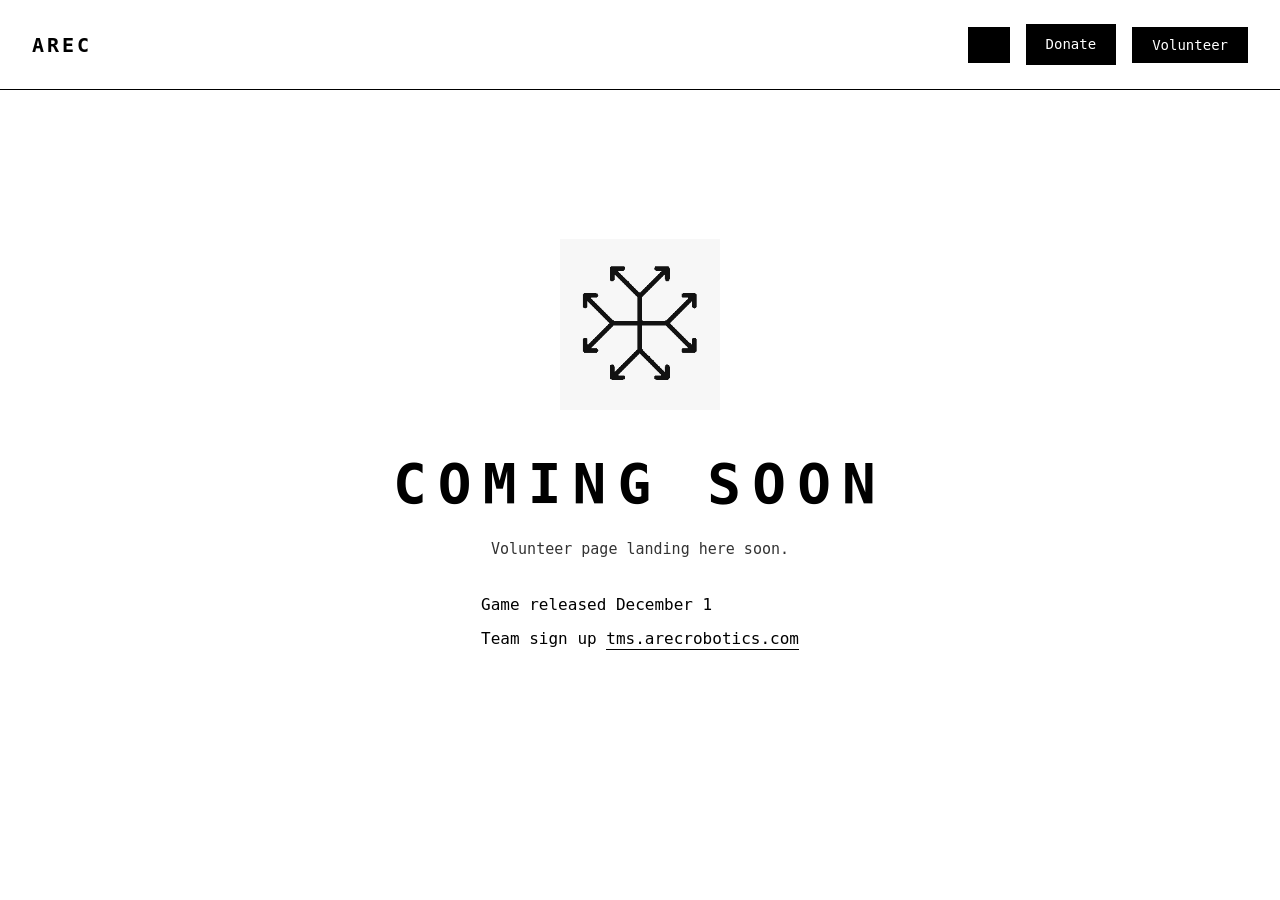
<file: index.html>
<!DOCTYPE html>
<html lang="en">
<head>
    <meta charset="utf-8">
    <title>AREC - Coming Soon</title>
    <meta name="viewport" content="width=device-width, initial-scale=1">
    <style>
        * { box-sizing: border-box; margin: 0; padding: 0; }
        html, body { height: 100%; }
        body {
            height: 100vh;
            overflow: hidden;
            background: #fff;
            color: #000;
            font-family: ui-monospace, SFMono-Regular, Menlo, Monaco, Consolas, monospace;
            font-size: 16px;
            line-height: 1.5;
        }
        a { color: #000; text-decoration: underline; }
        button, .btn {
            background: #000;
            color: #fff;
            border: none;
            padding: 10px 20px;
            font-family: inherit;
            font-size: 14px;
            cursor: pointer;
            text-decoration: none;
            display: inline-block;
        }
        button:hover, .btn:hover { background: #333; }

        .bar {
            position: fixed;
            top: 0; left: 0; right: 0;
            padding: 24px 32px;
            display: flex;
            align-items: center;
            justify-content: space-between;
            gap: 20px;
            border-bottom: 1px solid #000;
        }
        .brand {
            font-size: 20px;
            font-weight: 700;
            letter-spacing: 0.15em;
            text-decoration: none;
        }
        .bar__right {
            display: flex;
            align-items: center;
            gap: 16px;
            position: relative;
        }

        .waffle {
            width: 36px; height: 36px;
            display: grid;
            grid-template-columns: repeat(3, 8px);
            grid-template-rows: repeat(3, 8px);
            gap: 4px;
            cursor: pointer;
            border: 1px solid #000;
        }
        .waffle div { background: #000; }

        .waffle-menu {
            position: absolute;
            top: 100%;
            right: 0;
            margin-top: 10px;
            background: #fff;
            border: 1px solid #000;
            min-width: 260px;
            display: none;
            z-index: 20;
        }
        .waffle-menu.open { display: block; }
        .waffle-menu a {
            display: block;
            padding: 12px 16px;
            text-decoration: none;
            border-bottom: 1px solid #e5e5e5;
            font-size: 14px;
        }
        .waffle-menu a:last-child { border-bottom: none; }
        .waffle-menu a:hover { background: #f2f2f2; }
        .waffle-menu .label { font-weight: 700; }
        .waffle-menu .url { font-size: 12px; color: #333; }

        .main {
            height: 100vh;
            display: flex;
            flex-direction: column;
            align-items: center;
            justify-content: center;
            text-align: center;
            padding: 24px;
            overflow-y: auto;
        }
        .logo { width: 160px; height: auto; margin-bottom: 32px; display: block; }
        h1 { font-size: 56px; letter-spacing: 0.2em; text-transform: uppercase; margin-bottom: 12px; }
        p.sub { font-size: 15px; color: #333; margin-bottom: 32px; }

        .dates {
            text-align: left;
            max-width: 400px;
        }
        .dates p {
            font-size: 16px;
            margin-bottom: 10px;
        }
        .dates a {
            text-decoration: none;
            border-bottom: 1px solid #000;
            padding-bottom: 1px;
        }
        .dates a:hover { background: #f2f2f2; }

        .donate {
            position: fixed;
            bottom: 32px; left: 50%;
            transform: translateX(-50%);
        }

        /* Modal */
        .overlay {
            position: fixed;
            inset: 0;
            background: rgba(0,0,0,0.9);
            display: none;
            align-items: center;
            justify-content: center;
            padding: 30px;
            z-index: 10;
        }
        .overlay.open { display: flex; }
        .modal {
            background: #fff;
            color: #000;
            padding: 48px;
            max-width: 420px;
            width: 100%;
            text-align: center;
            position: relative;
        }
        .modal h2 { font-size: 26px; margin-bottom: 20px; text-transform: uppercase; letter-spacing: 0.1em; }
        .modal p { margin-bottom: 18px; font-size: 15px; color: #222; }
        .modal .email { font-size: 18px; font-weight: 700; margin-bottom: 24px; display: block; }
        .close {
            position: absolute;
            top: 14px; right: 18px;
            background: transparent;
            color: #000;
            padding: 6px;
            font-size: 24px;
            line-height: 1;
        }
        .close:hover { background: #f2f2f2; }
    </style>
</head>
<body>

    <div class="bar">
        <a class="brand" href="index.html">AREC</a>
        <div class="bar__right">
            <button class="waffle" id="waffle" aria-label="System links" aria-expanded="false" aria-controls="waffle-menu">
                <div></div><div></div><div></div>
                <div></div><div></div><div></div>
                <div></div><div></div><div></div>
            </button>
            <div class="waffle-menu" id="waffle-menu">
                <a href="https://hcb.hackclub.com/arec" target="_blank" rel="noopener noreferrer"><span class="label">Finances</span><span class="url">hcb.hackclub.com</span></a>
                <a href="https://mail.arecrobotics.com" target="_blank" rel="noopener noreferrer"><span class="label">Mail &amp; services</span><span class="url">mail.arecrobotics.com</span></a>
                <a href="https://tms.arecrobotics.com" target="_blank" rel="noopener noreferrer"><span class="label">Team management system</span><span class="url">tms.arecrobotics.com</span></a>
                <a href="https://auth.albt.qzz.io" target="_blank" rel="noopener noreferrer"><span class="label">Central authentication server</span><span class="url">auth.albt.qzz.io</span></a>
            </div>
            <a class="btn" href="https://hcb.hackclub.com/donations/start/arec" target="_blank" rel="noopener noreferrer">Donate</a>
            <button class="btn" id="volunteer-btn">Volunteer</button>
        </div>
    </div>

    <div class="main">
        <img class="logo" src="logo.png" alt="AREC logo">
        <h1>Coming Soon</h1>
        <p class="sub">Volunteer page landing here soon.</p>

        <div class="dates">
            <p>Game released December 1</p>
            <p>Team sign up <a href="https://tms.arecrobotics.com" target="_blank" rel="noopener noreferrer">tms.arecrobotics.com</a></p>
        </div>
    </div>

    <div class="overlay" id="volunteer-modal" aria-modal="true" role="dialog" aria-labelledby="modal-title">
        <button class="close" id="close-modal" aria-label="Close">&times;</button>
        <div class="modal">
            <h2 id="modal-title">Volunteer</h2>
            <p>Help run the league - set up fields, ref matches, mentor a team, whatever. No experience needed.</p>
            <p>Just email us at:</p>
            <a class="email btn" href="mailto:join@arecrobotics.com?subject=I want to volunteer">join@arecrobotics.com</a>
            <p style="font-size:13px;color:#555;margin-top:18px;">Tell us where you're from and what you want to do.</p>
        </div>
    </div>

    <script>
        const waffle = document.getElementById('waffle');
        const waffleMenu = document.getElementById('waffle-menu');
        const volunteerBtn = document.getElementById('volunteer-btn');
        const overlay = document.getElementById('volunteer-modal');
        const close = document.getElementById('close-modal');

        function toggleWaffle() {
            const open = waffleMenu.classList.toggle('open');
            waffle.setAttribute('aria-expanded', open);
        }
        function openVolunteer() {
            overlay.classList.add('open');
            overlay.focus();
        }
        function closeVolunteer() {
            overlay.classList.remove('open');
            volunteerBtn.focus();
        }

        waffle.addEventListener('click', toggleWaffle);
        volunteerBtn.addEventListener('click', openVolunteer);
        close.addEventListener('click', closeVolunteer);
        overlay.addEventListener('click', (e) => { if (e.target === overlay) closeVolunteer(); });
        document.addEventListener('click', (e) => {
            if (!waffle.contains(e.target) && !waffleMenu.contains(e.target)) {
                waffleMenu.classList.remove('open');
                waffle.setAttribute('aria-expanded', 'false');
            }
        });
        document.addEventListener('keydown', (e) => { if (e.key === 'Escape') closeVolunteer(); });
    </script>

</body>
</html>
</file>
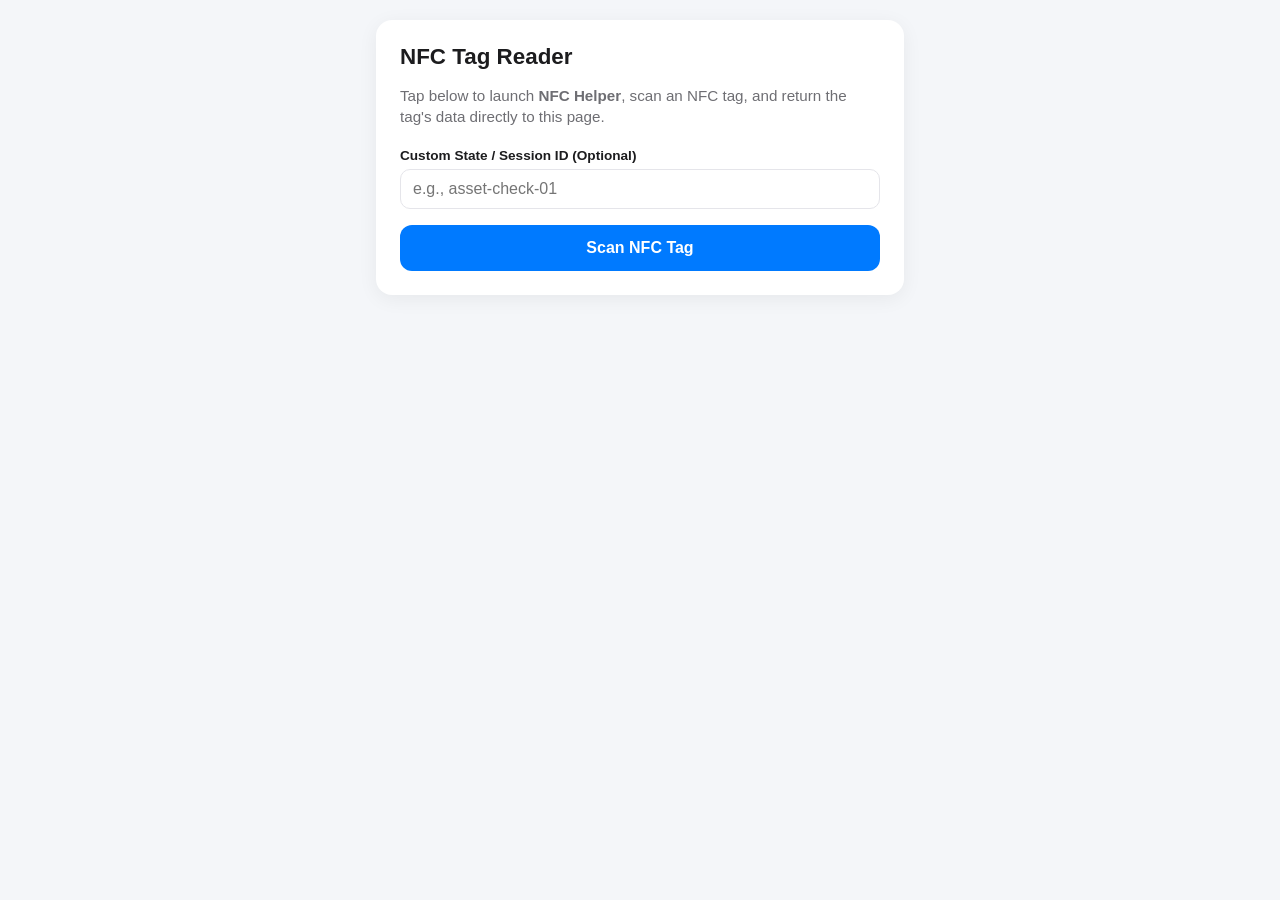
<file: nfc.html>
<!DOCTYPE html>
<html lang="en">
<head>
  <meta charset="UTF-8" />
  <meta name="viewport" content="width=device-width, initial-scale=1.0" />
  <title>iOS NFC Tag Reader (via NFC Helper)</title>
  <style>
    :root {
      --bg: #f4f6f9;
      --card: #ffffff;
      --primary: #007aff;
      --text: #1c1c1e;
      --muted: #6e6e73;
      --border: #e5e5ea;
    }
    body {
      font-family: -apple-system, BlinkMacSystemFont, "Segoe UI", Roboto, sans-serif;
      background-color: var(--bg);
      color: var(--text);
      margin: 0;
      padding: 20px;
      display: flex;
      justify-content: center;
    }
    .container {
      width: 100%;
      max-width: 480px;
      background: var(--card);
      border-radius: 16px;
      padding: 24px;
      box-shadow: 0 4px 20px rgba(0, 0, 0, 0.06);
    }
    h1 {
      font-size: 1.4rem;
      margin-top: 0;
      margin-bottom: 8px;
    }
    p {
      color: var(--muted);
      font-size: 0.95rem;
      line-height: 1.4;
      margin-bottom: 20px;
    }
    .input-group {
      margin-bottom: 16px;
    }
    label {
      display: block;
      font-size: 0.85rem;
      font-weight: 600;
      margin-bottom: 6px;
    }
    input[type="text"] {
      width: 100%;
      box-sizing: border-box;
      padding: 10px 12px;
      border: 1px solid var(--border);
      border-radius: 10px;
      font-size: 1rem;
    }
    button {
      width: 100%;
      background-color: var(--primary);
      color: #fff;
      border: none;
      border-radius: 12px;
      padding: 14px;
      font-size: 1rem;
      font-weight: 600;
      cursor: pointer;
    }
    button:active {
      opacity: 0.85;
    }
    .secondary-btn {
      background-color: #e5e5ea;
      color: var(--text);
      margin-top: 10px;
      padding: 10px;
      font-size: 0.9rem;
    }
    .results {
      margin-top: 24px;
      border-top: 1px solid var(--border);
      padding-top: 16px;
      display: none;
    }
    .results.visible {
      display: block;
    }
    table {
      width: 100%;
      border-collapse: collapse;
      margin-top: 10px;
      font-size: 0.9rem;
    }
    th, td {
      text-align: left;
      padding: 10px 8px;
      border-bottom: 1px solid var(--border);
      word-break: break-all;
    }
    th {
      color: var(--muted);
      font-weight: 600;
      width: 35%;
    }
    .warning {
      background: #fff3cd;
      color: #856404;
      padding: 10px 12px;
      border-radius: 8px;
      font-size: 0.85rem;
      margin-bottom: 16px;
      display: none;
    }
  </style>
</head>
<body>
  <div class="container">
    <h1>NFC Tag Reader</h1>
    <p>Tap below to launch <strong>NFC Helper</strong>, scan an NFC tag, and return the tag's data directly to this page.</p>

    <div id="fileWarning" class="warning">
      ⚠️ You are viewing this via <code>file://</code>. Host this file over <code>http://</code> or <code>https://</code> so NFC Helper can redirect back to it.
    </div>

    <div class="input-group">
      <label for="customParam">Custom State / Session ID (Optional)</label>
      <input type="text" id="customParam" placeholder="e.g., asset-check-01" />
    </div>

    <button id="scanBtn">Scan NFC Tag</button>

    <div id="resultsSection" class="results">
      <strong>Scanned Tag Data:</strong>
      <table id="dataTable">
        <thead>
          <tr>
            <th>Parameter</th>
            <th>Value</th>
          </tr>
        </thead>
        <tbody></tbody>
      </table>
      <button id="clearBtn" class="secondary-btn">Clear Results</button>
    </div>
  </div>

  <script>
    const scanBtn = document.getElementById("scanBtn");
    const clearBtn = document.getElementById("clearBtn");
    const customInput = document.getElementById("customParam");
    const resultsSection = document.getElementById("resultsSection");
    const dataTableBody = document.querySelector("#dataTable tbody");
    const fileWarning = document.getElementById("fileWarning");

    // 1. Warn if opened via local file:// protocol
    if (window.location.protocol === "file:") {
      fileWarning.style.display = "block";
    }

    // 2. Check for callback query parameters when the page loads
    function parseCallbackData() {
      const urlParams = new URLSearchParams(window.location.search);
      const entries = Array.from(urlParams.entries());

      if (entries.length > 0) {
        dataTableBody.innerHTML = "";
        entries.forEach(([key, value]) => {
          const row = document.createElement("tr");
          const keyCell = document.createElement("td");
          const valCell = document.createElement("td");

          keyCell.textContent = key;
          valCell.textContent = value;

          row.appendChild(keyCell);
          row.appendChild(valCell);
          dataTableBody.appendChild(row);
        });
        resultsSection.classList.add("visible");
      }
    }

    // 3. Build the nfchelper://read URL scheme and launch the app
    scanBtn.addEventListener("click", () => {
      // Strip existing query parameters so they don't stack across multiple scans
      const cleanCallbackUrl = window.location.origin + window.location.pathname;
      
      // Construct NFC Helper URL parameters
      const schemeParams = new URLSearchParams();
      schemeParams.set("callback", cleanCallbackUrl);
      schemeParams.set("params", "true"); // Required to append tag data to callback URL

      const customVal = customInput.value.trim();
      if (customVal) {
        schemeParams.set("custom", customVal);
      }

      const nfcHelperUri = `nfchelper://read?${schemeParams.toString()}`;
      
      // Redirect to NFC Helper
      window.location.href = nfcHelperUri;
    });

    // 4. Reset URL and clear UI
    clearBtn.addEventListener("click", () => {
      const cleanUrl = window.location.origin + window.location.pathname;
      window.history.replaceState({}, document.title, cleanUrl);
      resultsSection.classList.remove("visible");
      dataTableBody.innerHTML = "";
    });

    // Run parser on initial page load
    parseCallbackData();
  </script>
</body>
</html>
</file>
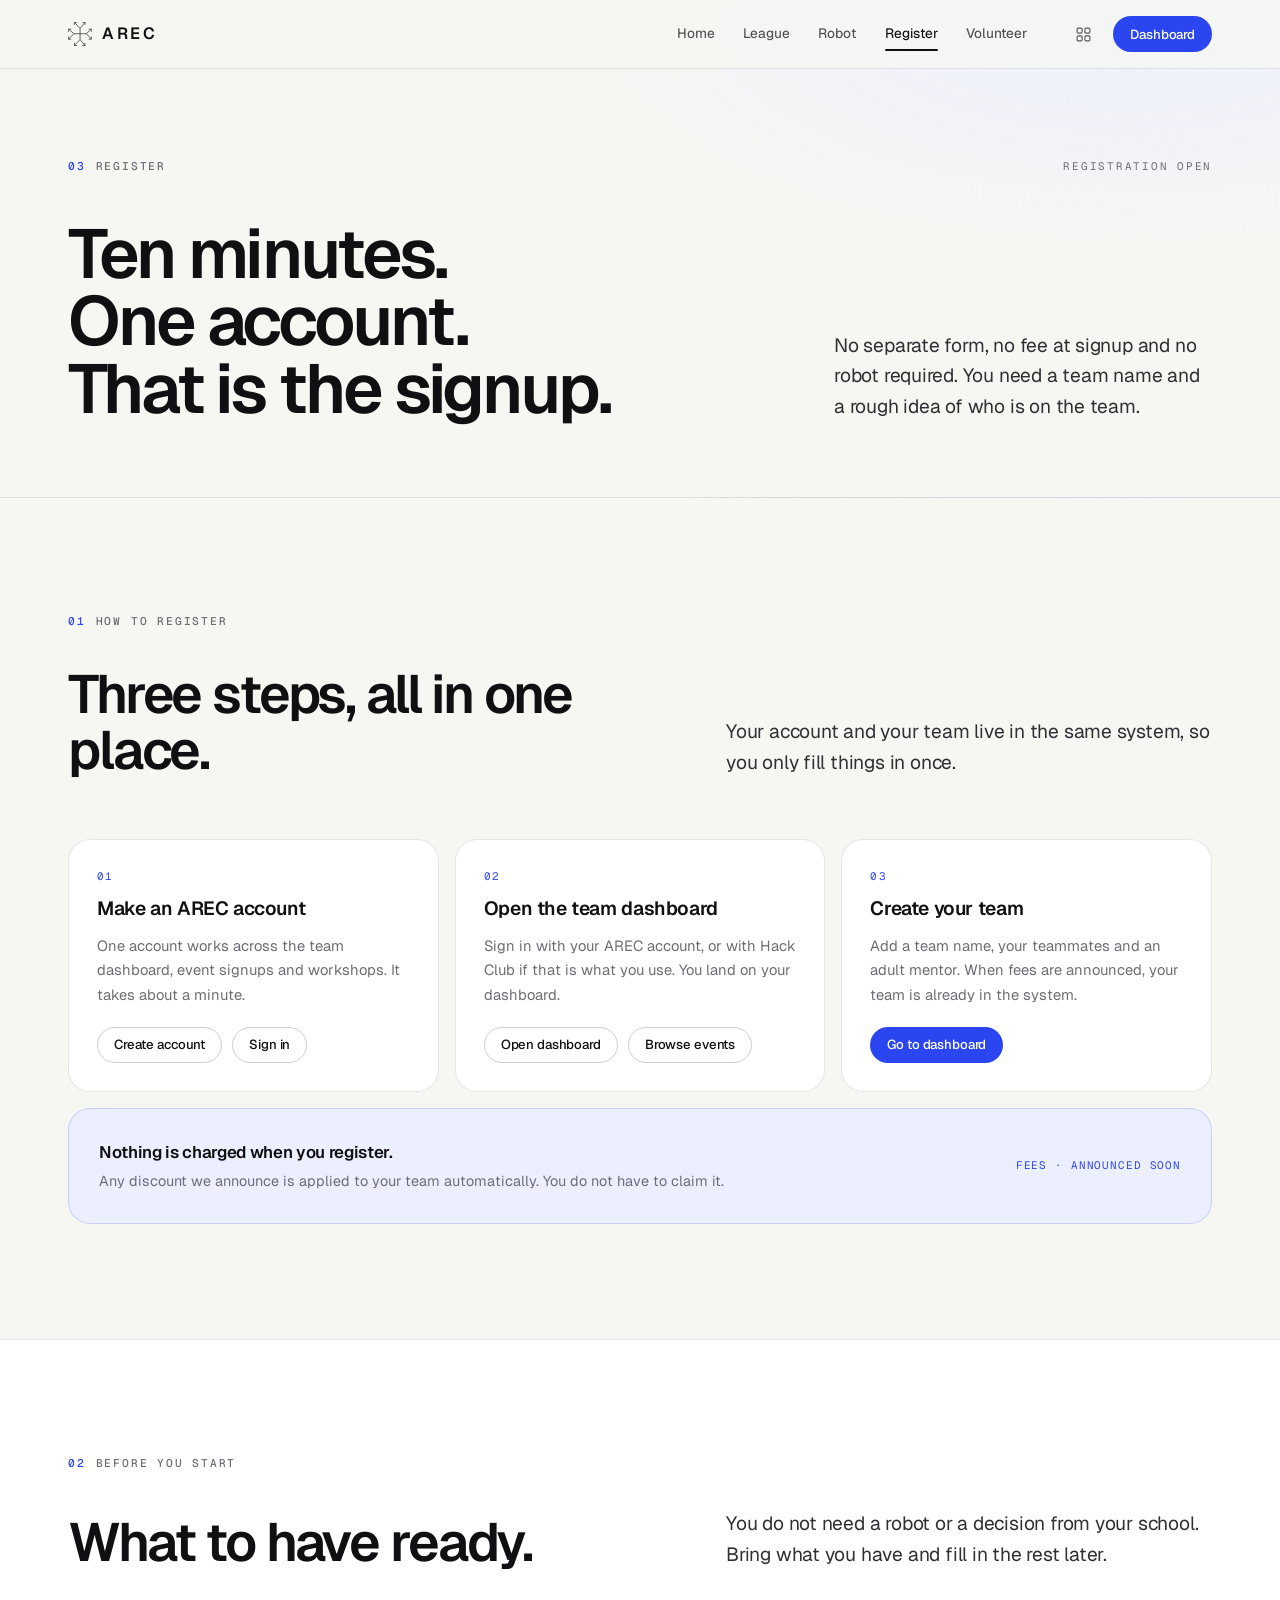
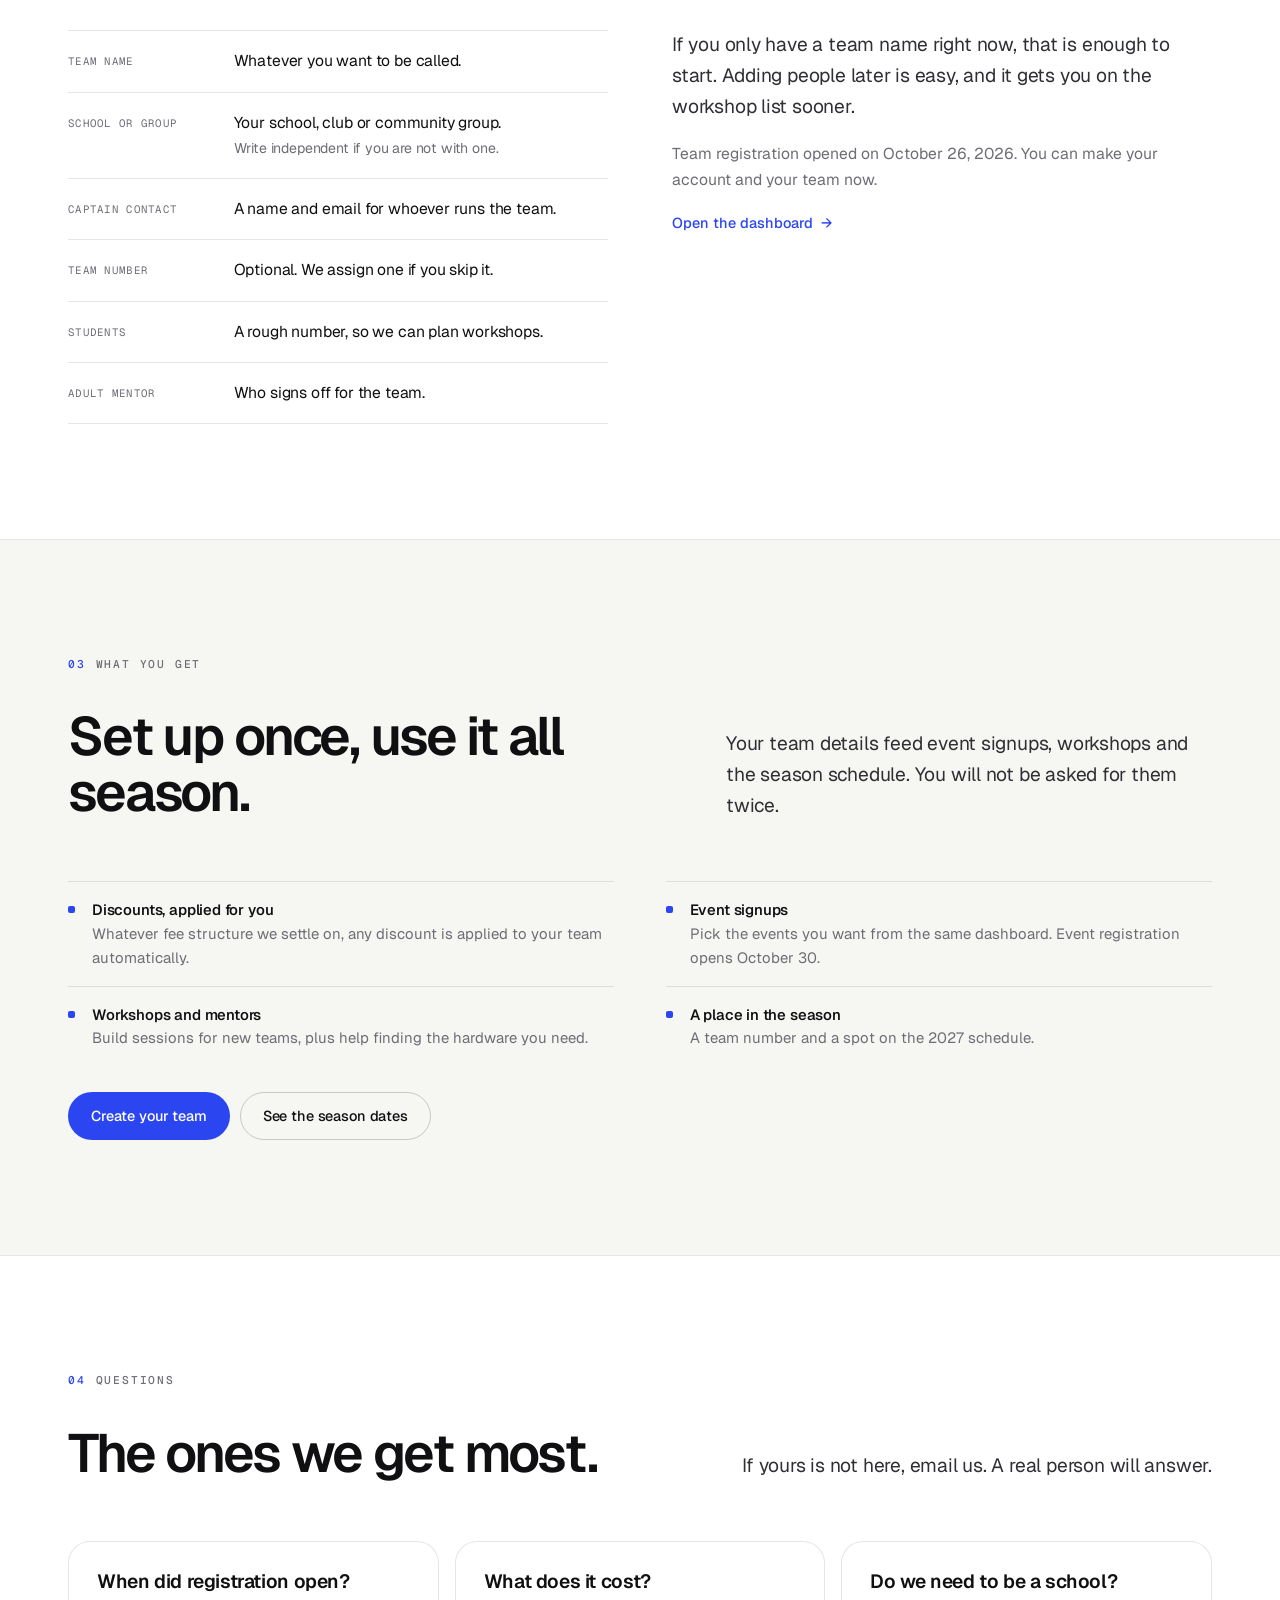
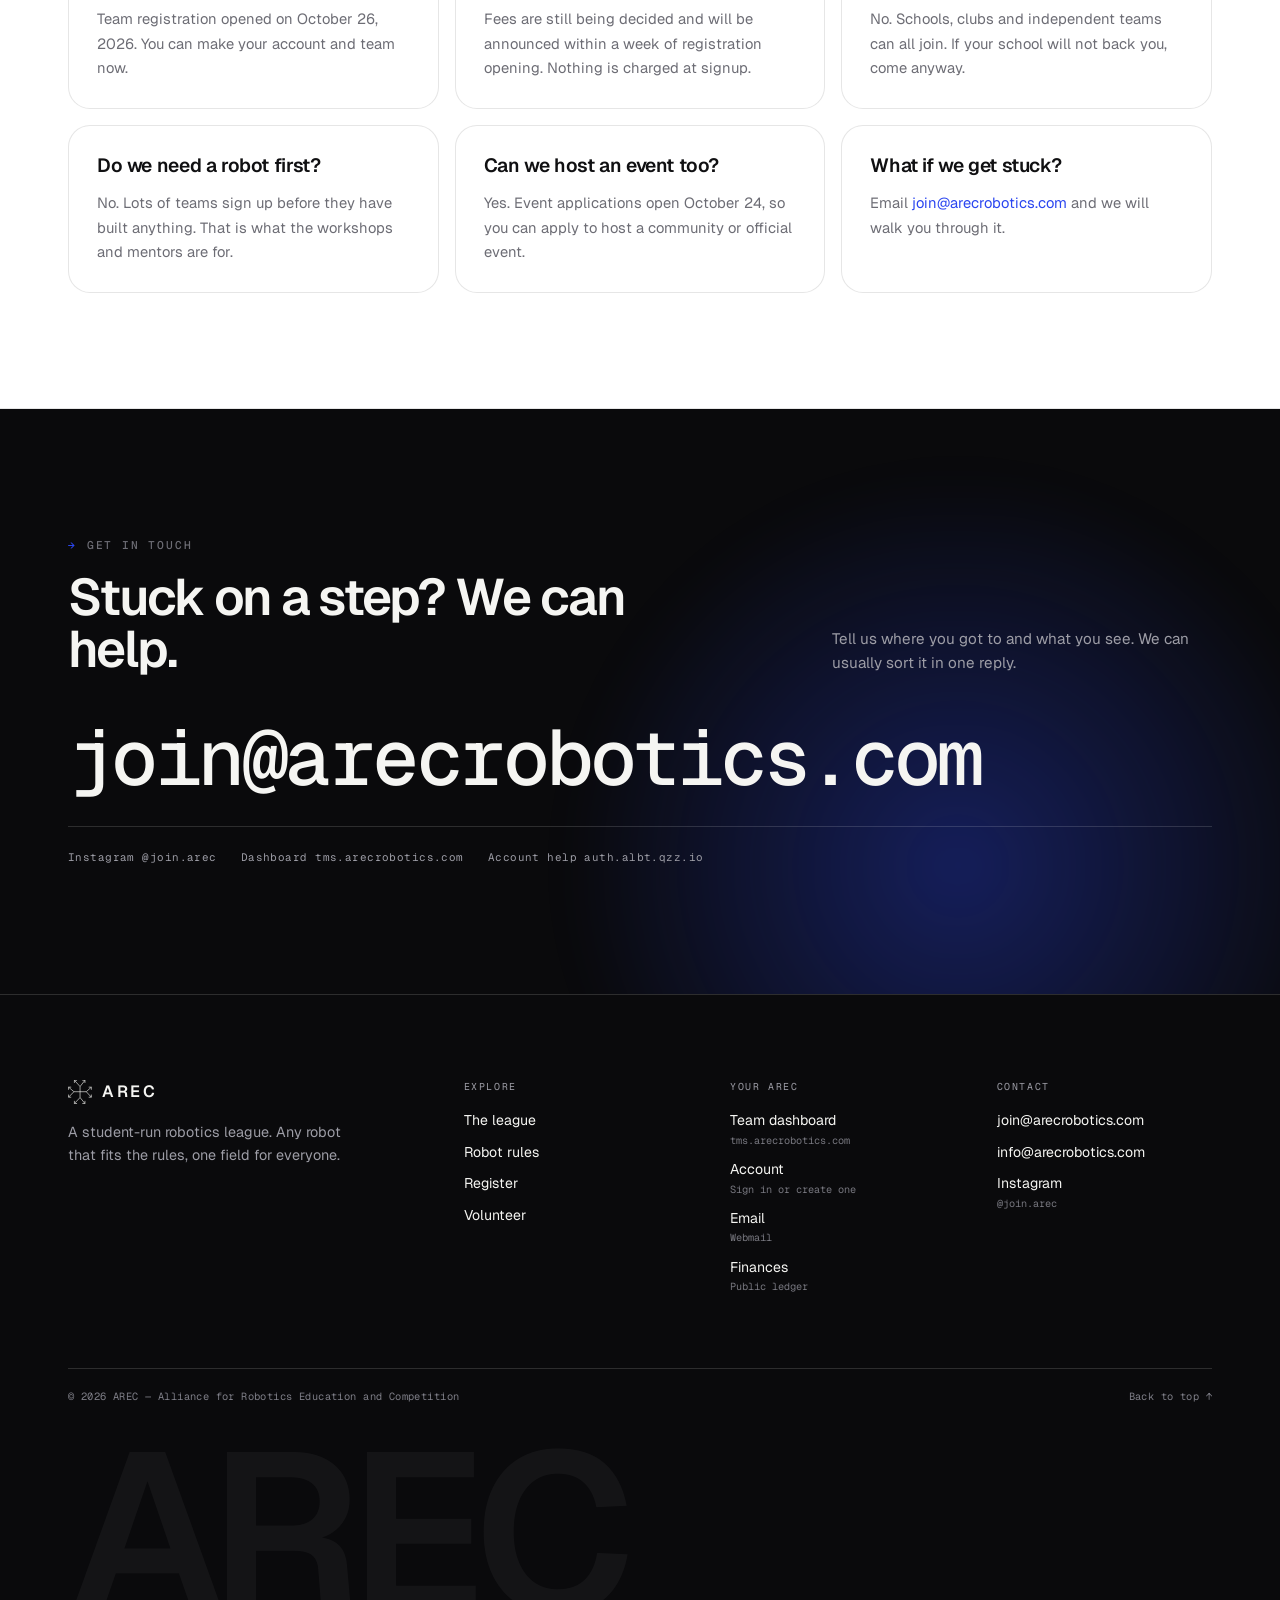
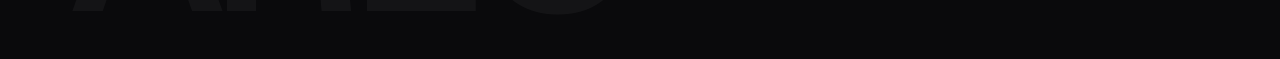
<file: register.html>
<!DOCTYPE html>
<html lang="en">
<head>

    <meta charset="utf-8">
    <title>Register a team — AREC</title>
    <meta name="description" content="Register for the 2027 AREC season. Make an account, create your team on the dashboard, and you are in. Nothing is charged at signup.">
    <meta name="author" content="AREC">
    <meta name="theme-color" content="#f6f6f3">
    <meta name="viewport" content="width=device-width, initial-scale=1">

    <link rel="preconnect" href="https://fonts.googleapis.com">
    <link rel="preconnect" href="https://fonts.gstatic.com" crossorigin>
    <link rel="stylesheet" href="https://fonts.googleapis.com/css2?family=Geist:wght@300..700&amp;family=Geist+Mono:wght@400..600&amp;display=swap">
    <link rel="stylesheet" href="assets/css/styles.css">

    <link rel="apple-touch-icon" sizes="180x180" href="assets/apple-touch-icon.png">
    <link rel="icon" type="image/png" sizes="32x32" href="assets/favicon-32x32.png">
    <link rel="icon" type="image/png" sizes="16x16" href="assets/favicon-16x16.png">

    <script>document.documentElement.classList.add('js');</script>

</head>

<body id="top">

    <a class="skip-link" href="#main">Skip to content</a>

    <header class="site-header">
        <div class="shell site-header__inner">

            <a class="brand" href="index.html" aria-label="AREC home">
                <svg class="brand__mark" viewBox="0 0 98 100" aria-hidden="true">
                    <g fill="none" stroke="currentColor" stroke-width="2.6" stroke-linecap="butt" stroke-linejoin="miter">
                        <polyline points="49.2,27.2 49.2,73.2"/>
                        <polyline points="23.8,48.8 75.1,48.8"/>
                        <polyline points="49.2,27.2 25.7,1.3"/>
                        <polyline points="49.2,27.2 69.7,1.3"/>
                        <polyline points="49.2,73.2 25.7,97.9"/>
                        <polyline points="49.2,73.2 69.7,97.9"/>
                        <polyline points="23.8,48.8 1.3,29.8"/>
                        <polyline points="23.8,48.8 1.3,71.7"/>
                        <polyline points="75.1,48.8 96.3,29.8"/>
                        <polyline points="75.1,48.8 96.3,71.7"/>
                        <polyline points="36.7,1.3 25.7,1.3 25.7,12.3"/>
                        <polyline points="58.7,1.3 69.7,1.3 69.7,12.3"/>
                        <polyline points="12.3,29.8 1.3,29.8 1.3,40.8"/>
                        <polyline points="12.3,71.7 1.3,71.7 1.3,60.7"/>
                        <polyline points="85.3,29.8 96.3,29.8 96.3,40.8"/>
                        <polyline points="85.3,71.7 96.3,71.7 96.3,60.7"/>
                        <polyline points="36.7,97.9 25.7,97.9 25.7,86.9"/>
                        <polyline points="58.7,97.9 69.7,97.9 69.7,86.9"/>
                    </g>
                </svg>
                <span class="brand__word">AREC</span>
            </a>

            <nav class="nav" aria-label="Main">
                <a href="index.html">Home</a>
                <a href="league.html">League</a>
                <a href="robot.html">Robot</a>
                <a href="register.html" aria-current="page">Register</a>
                <a href="volunteer.html">Volunteer</a>
            </nav>

            <div class="header-actions">

                <div class="tools">
                    <button class="tools__toggle" type="button" aria-expanded="false" aria-controls="tools-menu" aria-label="More links">
                        <svg viewBox="0 0 24 24" aria-hidden="true">
                            <g fill="none" stroke="currentColor" stroke-width="1.6">
                                <rect x="3" y="3" width="7" height="7" rx="1.6"/>
                                <rect x="14" y="3" width="7" height="7" rx="1.6"/>
                                <rect x="3" y="14" width="7" height="7" rx="1.6"/>
                                <rect x="14" y="14" width="7" height="7" rx="1.6"/>
                            </g>
                        </svg>
                    </button>

                    <div class="tools__menu" id="tools-menu" hidden>
                        <p class="tools__label">Your AREC</p>
                        <a href="https://tms.arecrobotics.com/" target="_blank" rel="noopener noreferrer">Team dashboard<span>tms.arecrobotics.com</span></a>
                        <a href="https://auth.albt.qzz.io" target="_blank" rel="noopener noreferrer">Account<span>Sign in or create one</span></a>
                        <a href="https://mail.arecrobotics.com" target="_blank" rel="noopener noreferrer">Email<span>mail.arecrobotics.com</span></a>
                        <a href="https://hcb.hackclub.com/arec" target="_blank" rel="noopener noreferrer">Finances<span>hcb.hackclub.com/arec</span></a>
                    </div>
                </div>

                <a class="btn btn--sm btn--primary header-cta" href="https://tms.arecrobotics.com/" target="_blank" rel="noopener noreferrer">Dashboard</a>

                <button class="menu-toggle" type="button" aria-expanded="false" aria-controls="mobile-nav" aria-label="Open menu">
                    <span></span>
                    <span></span>
                </button>

            </div>
        </div>

        <div class="mobile-nav" id="mobile-nav" hidden>
            <nav class="shell" aria-label="Mobile">
                <ul class="mobile-nav__list">
                    <li><a href="index.html">Home</a></li>
                    <li><a href="league.html">League</a></li>
                    <li><a href="robot.html">Robot</a></li>
                    <li><a href="register.html" aria-current="page">Register</a></li>
                    <li><a href="volunteer.html">Volunteer</a></li>
                </ul>

                <p class="mobile-nav__label">Your AREC</p>
                <div class="mobile-nav__tools">
                    <a href="https://tms.arecrobotics.com/" target="_blank" rel="noopener noreferrer">Team dashboard<span>tms.arecrobotics.com</span></a>
                    <a href="https://auth.albt.qzz.io" target="_blank" rel="noopener noreferrer">Account<span>Sign in</span></a>
                    <a href="https://mail.arecrobotics.com" target="_blank" rel="noopener noreferrer">Email<span>Webmail</span></a>
                    <a href="https://hcb.hackclub.com/arec" target="_blank" rel="noopener noreferrer">Finances<span>Ledger</span></a>
                </div>

                <a class="btn btn--primary btn--block" href="https://tms.arecrobotics.com/" target="_blank" rel="noopener noreferrer">Open the dashboard</a>
            </nav>
        </div>
    </header>

    <main id="main">

        <section class="page-hero">
            <div class="shell">
                <div class="page-hero__top">
                    <p class="eyebrow"><span class="eyebrow__num">03</span> Register</p>
                    <span class="page-hero__tag">Registration open</span>
                </div>
                <div class="page-hero__grid">
                    <h1>Ten minutes.<br>One account.<br>That is the signup.</h1>
                    <p class="lead">
                        No separate form, no fee at signup and no robot required. You need a team
                        name and a rough idea of who is on the team.
                    </p>
                </div>
            </div>
        </section>

        <section class="section" id="steps">
            <div class="shell">
                <header class="section-head" data-reveal>
                    <p class="eyebrow"><span class="eyebrow__num">01</span> How to register</p>
                    <div class="section-head__body">
                        <h2 class="section-title">Three steps, all in one place.</h2>
                        <p class="lead">
                            Your account and your team live in the same system, so you only fill
                            things in once.
                        </p>
                    </div>
                </header>

                <div class="grid grid--3" data-reveal-group>
                    <article class="card" data-reveal>
                        <span class="card__num">01</span>
                        <h3 class="card-title">Make an AREC account</h3>
                        <p>One account works across the team dashboard, event signups and workshops. It takes about a minute.</p>
                        <div class="btn-row card__foot">
                            <a class="btn btn--ghost btn--sm" href="https://auth.albt.qzz.io/signup" target="_blank" rel="noopener noreferrer">Create account</a>
                            <a class="btn btn--ghost btn--sm" href="https://auth.albt.qzz.io" target="_blank" rel="noopener noreferrer">Sign in</a>
                        </div>
                    </article>

                    <article class="card" data-reveal>
                        <span class="card__num">02</span>
                        <h3 class="card-title">Open the team dashboard</h3>
                        <p>Sign in with your AREC account, or with Hack Club if that is what you use. You land on your dashboard.</p>
                        <div class="btn-row card__foot">
                            <a class="btn btn--ghost btn--sm" href="https://tms.arecrobotics.com/auth/login" target="_blank" rel="noopener noreferrer">Open dashboard</a>
                            <a class="btn btn--ghost btn--sm" href="https://tms.arecrobotics.com/events" target="_blank" rel="noopener noreferrer">Browse events</a>
                        </div>
                    </article>

                    <article class="card" data-reveal>
                        <span class="card__num">03</span>
                        <h3 class="card-title">Create your team</h3>
                        <p>Add a team name, your teammates and an adult mentor. When fees are announced, your team is already in the system.</p>
                        <div class="btn-row card__foot">
                            <a class="btn btn--primary btn--sm" href="https://tms.arecrobotics.com/" target="_blank" rel="noopener noreferrer">Go to dashboard</a>
                        </div>
                    </article>
                </div>

                <div class="callout callout--wash" style="margin-top:16px;" data-reveal>
                    <div>
                        <h3>Nothing is charged when you register.</h3>
                        <p>Any discount we announce is applied to your team automatically. You do not have to claim it.</p>
                    </div>
                    <span class="mono" style="font-size:.68rem;letter-spacing:.08em;text-transform:uppercase;color:var(--accent);">Fees · announced soon</span>
                </div>
            </div>
        </section>

        <section class="section section--surface" id="ready">
            <div class="shell">
                <header class="section-head" data-reveal>
                    <p class="eyebrow"><span class="eyebrow__num">02</span> Before you start</p>
                    <div class="section-head__body">
                        <h2 class="section-title">What to have ready.</h2>
                        <p class="lead">
                            You do not need a robot or a decision from your school. Bring what you
                            have and fill in the rest later.
                        </p>
                    </div>
                </header>

                <div class="split">
                    <div data-reveal>
                        <dl class="specs">
                            <div class="specs__row">
                                <dt>Team name</dt>
                                <dd>Whatever you want to be called.</dd>
                            </div>
                            <div class="specs__row">
                                <dt>School or group</dt>
                                <dd>Your school, club or community group.<span>Write independent if you are not with one.</span></dd>
                            </div>
                            <div class="specs__row">
                                <dt>Captain contact</dt>
                                <dd>A name and email for whoever runs the team.</dd>
                            </div>
                            <div class="specs__row">
                                <dt>Team number</dt>
                                <dd>Optional. We assign one if you skip it.</dd>
                            </div>
                            <div class="specs__row">
                                <dt>Students</dt>
                                <dd>A rough number, so we can plan workshops.</dd>
                            </div>
                            <div class="specs__row">
                                <dt>Adult mentor</dt>
                                <dd>Who signs off for the team.</dd>
                            </div>
                        </dl>
                    </div>

                    <div class="stack" data-reveal>
                        <p class="lead">
                            If you only have a team name right now, that is enough to start.
                            Adding people later is easy, and it gets you on the workshop list sooner.
                        </p>
                        <p class="body">
                            Team registration opened on October 26, 2026. You can make your account
                            and your team now.
                        </p>
                        <a class="text-link" href="https://tms.arecrobotics.com/" target="_blank" rel="noopener noreferrer">Open the dashboard</a>
                    </div>
                </div>
            </div>
        </section>

        <section class="section" id="get">
            <div class="shell">
                <header class="section-head" data-reveal>
                    <p class="eyebrow"><span class="eyebrow__num">03</span> What you get</p>
                    <div class="section-head__body">
                        <h2 class="section-title">Set up once, use it all season.</h2>
                        <p class="lead">
                            Your team details feed event signups, workshops and the season
                            schedule. You will not be asked for them twice.
                        </p>
                    </div>
                </header>

                <ul class="checklist" data-reveal-group>
                    <li data-reveal>
                        <strong>Discounts, applied for you</strong>
                        Whatever fee structure we settle on, any discount is applied to your team automatically.
                    </li>
                    <li data-reveal>
                        <strong>Event signups</strong>
                        Pick the events you want from the same dashboard. Event registration opens October 30.
                    </li>
                    <li data-reveal>
                        <strong>Workshops and mentors</strong>
                        Build sessions for new teams, plus help finding the hardware you need.
                    </li>
                    <li data-reveal>
                        <strong>A place in the season</strong>
                        A team number and a spot on the 2027 schedule.
                    </li>
                </ul>

                <div class="btn-row" style="margin-top:26px;" data-reveal>
                    <a class="btn btn--primary" href="https://tms.arecrobotics.com/" target="_blank" rel="noopener noreferrer">Create your team</a>
                    <a class="btn btn--ghost" href="league.html#season">See the season dates</a>
                </div>
            </div>
        </section>

        <section class="section section--surface" id="questions">
            <div class="shell">
                <header class="section-head" data-reveal>
                    <p class="eyebrow"><span class="eyebrow__num">04</span> Questions</p>
                    <div class="section-head__body">
                        <h2 class="section-title">The ones we get most.</h2>
                        <p class="lead">If yours is not here, email us. A real person will answer.</p>
                    </div>
                </header>

                <div class="grid grid--3" data-reveal-group>
                    <article class="card" data-reveal>
                        <h3 class="card-title">When did registration open?</h3>
                        <p>Team registration opened on October 26, 2026. You can make your account and team now.</p>
                    </article>
                    <article class="card" data-reveal>
                        <h3 class="card-title">What does it cost?</h3>
                        <p>Fees are still being decided and will be announced within a week of registration opening. Nothing is charged at signup.</p>
                    </article>
                    <article class="card" data-reveal>
                        <h3 class="card-title">Do we need to be a school?</h3>
                        <p>No. Schools, clubs and independent teams can all join. If your school will not back you, come anyway.</p>
                    </article>
                    <article class="card" data-reveal>
                        <h3 class="card-title">Do we need a robot first?</h3>
                        <p>No. Lots of teams sign up before they have built anything. That is what the workshops and mentors are for.</p>
                    </article>
                    <article class="card" data-reveal>
                        <h3 class="card-title">Can we host an event too?</h3>
                        <p>Yes. Event applications open October 24, so you can apply to host a community or official event.</p>
                    </article>
                    <article class="card" data-reveal>
                        <h3 class="card-title">What if we get stuck?</h3>
                        <p>Email <a href="mailto:join@arecrobotics.com" style="color:var(--accent);">join@arecrobotics.com</a> and we will walk you through it.</p>
                    </article>
                </div>
            </div>
        </section>

        <section class="contact">
            <div class="shell contact__inner">
                <div class="contact__head">
                    <div data-reveal>
                        <p class="eyebrow"><span class="eyebrow__num">&rarr;</span> Get in touch</p>
                        <h2 style="margin-top:16px;">Stuck on a step? We can help.</h2>
                    </div>
                    <p class="contact__note" data-reveal>
                        Tell us where you got to and what you see. We can usually sort it in one reply.
                    </p>
                </div>

                <div data-reveal>
                    <a class="contact__email" href="mailto:join@arecrobotics.com">join@<wbr>arecrobotics.com</a>
                </div>

                <div class="contact__meta">
                    <span>Instagram <a href="https://instagram.com/join.arec" target="_blank" rel="noopener noreferrer">@join.arec</a></span>
                    <span>Dashboard <a href="https://tms.arecrobotics.com/" target="_blank" rel="noopener noreferrer">tms.arecrobotics.com</a></span>
                    <span>Account help <a href="https://auth.albt.qzz.io" target="_blank" rel="noopener noreferrer">auth.albt.qzz.io</a></span>
                </div>
            </div>
        </section>

    </main>

    <footer class="site-footer">
        <div class="shell">
            <div class="footer__grid">

                <div class="footer__brand">
                    <a class="brand" href="index.html" aria-label="AREC home">
                        <svg class="brand__mark" viewBox="0 0 98 100" aria-hidden="true">
                            <g fill="none" stroke="currentColor" stroke-width="2.6" stroke-linecap="butt" stroke-linejoin="miter">
                                <polyline points="49.2,27.2 49.2,73.2"/>
                                <polyline points="23.8,48.8 75.1,48.8"/>
                                <polyline points="49.2,27.2 25.7,1.3"/>
                                <polyline points="49.2,27.2 69.7,1.3"/>
                                <polyline points="49.2,73.2 25.7,97.9"/>
                                <polyline points="49.2,73.2 69.7,97.9"/>
                                <polyline points="23.8,48.8 1.3,29.8"/>
                                <polyline points="23.8,48.8 1.3,71.7"/>
                                <polyline points="75.1,48.8 96.3,29.8"/>
                                <polyline points="75.1,48.8 96.3,71.7"/>
                                <polyline points="36.7,1.3 25.7,1.3 25.7,12.3"/>
                                <polyline points="58.7,1.3 69.7,1.3 69.7,12.3"/>
                                <polyline points="12.3,29.8 1.3,29.8 1.3,40.8"/>
                                <polyline points="12.3,71.7 1.3,71.7 1.3,60.7"/>
                                <polyline points="85.3,29.8 96.3,29.8 96.3,40.8"/>
                                <polyline points="85.3,71.7 96.3,71.7 96.3,60.7"/>
                                <polyline points="36.7,97.9 25.7,97.9 25.7,86.9"/>
                                <polyline points="58.7,97.9 69.7,97.9 69.7,86.9"/>
                            </g>
                        </svg>
                        <span class="brand__word">AREC</span>
                    </a>
                    <p class="footer__tagline">A student-run robotics league. Any robot that fits the rules, one field for everyone.</p>
                </div>

                <div>
                    <p class="footer__heading">Explore</p>
                    <ul class="footer__list">
                        <li><a href="league.html">The league</a></li>
                        <li><a href="robot.html">Robot rules</a></li>
                        <li><a href="register.html">Register</a></li>
                        <li><a href="volunteer.html">Volunteer</a></li>
                    </ul>
                </div>

                <div>
                    <p class="footer__heading">Your AREC</p>
                    <ul class="footer__list">
                        <li><a href="https://tms.arecrobotics.com/" target="_blank" rel="noopener noreferrer">Team dashboard<span>tms.arecrobotics.com</span></a></li>
                        <li><a href="https://auth.albt.qzz.io" target="_blank" rel="noopener noreferrer">Account<span>Sign in or create one</span></a></li>
                        <li><a href="https://mail.arecrobotics.com" target="_blank" rel="noopener noreferrer">Email<span>Webmail</span></a></li>
                        <li><a href="https://hcb.hackclub.com/arec" target="_blank" rel="noopener noreferrer">Finances<span>Public ledger</span></a></li>
                    </ul>
                </div>

                <div>
                    <p class="footer__heading">Contact</p>
                    <ul class="footer__list">
                        <li><a href="mailto:join@arecrobotics.com">join@arecrobotics.com</a></li>
                        <li><a href="mailto:info@arecrobotics.com">info@arecrobotics.com</a></li>
                        <li><a href="https://instagram.com/join.arec" target="_blank" rel="noopener noreferrer">Instagram<span>@join.arec</span></a></li>
                    </ul>
                </div>

            </div>

            <div class="footer__bottom">
                <span>&copy; <span data-year>2026</span> AREC — Alliance for Robotics Education and Competition</span>
                <a href="#top">Back to top &uarr;</a>
            </div>

            <span class="footer__mark" aria-hidden="true">AREC</span>
        </div>
    </footer>

    <script src="assets/js/site.js"></script>

</body>
</html>
</file>
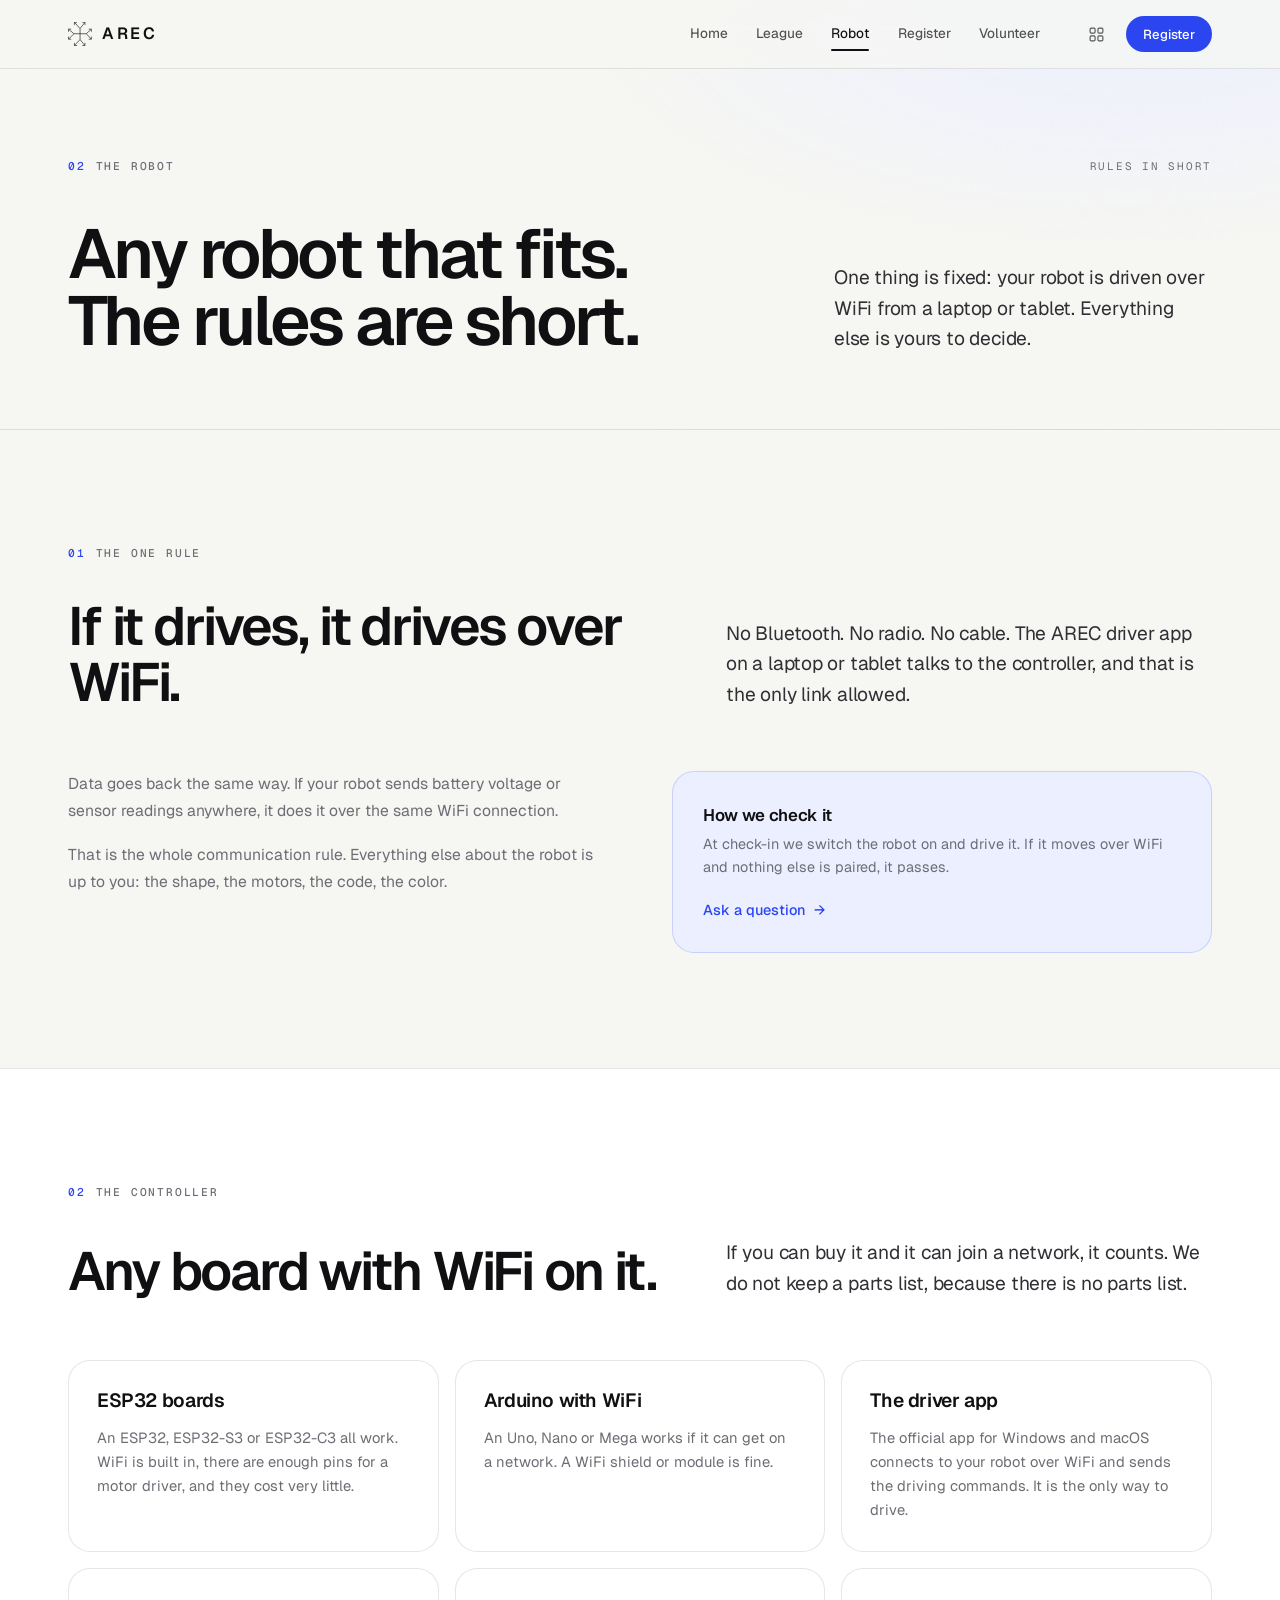
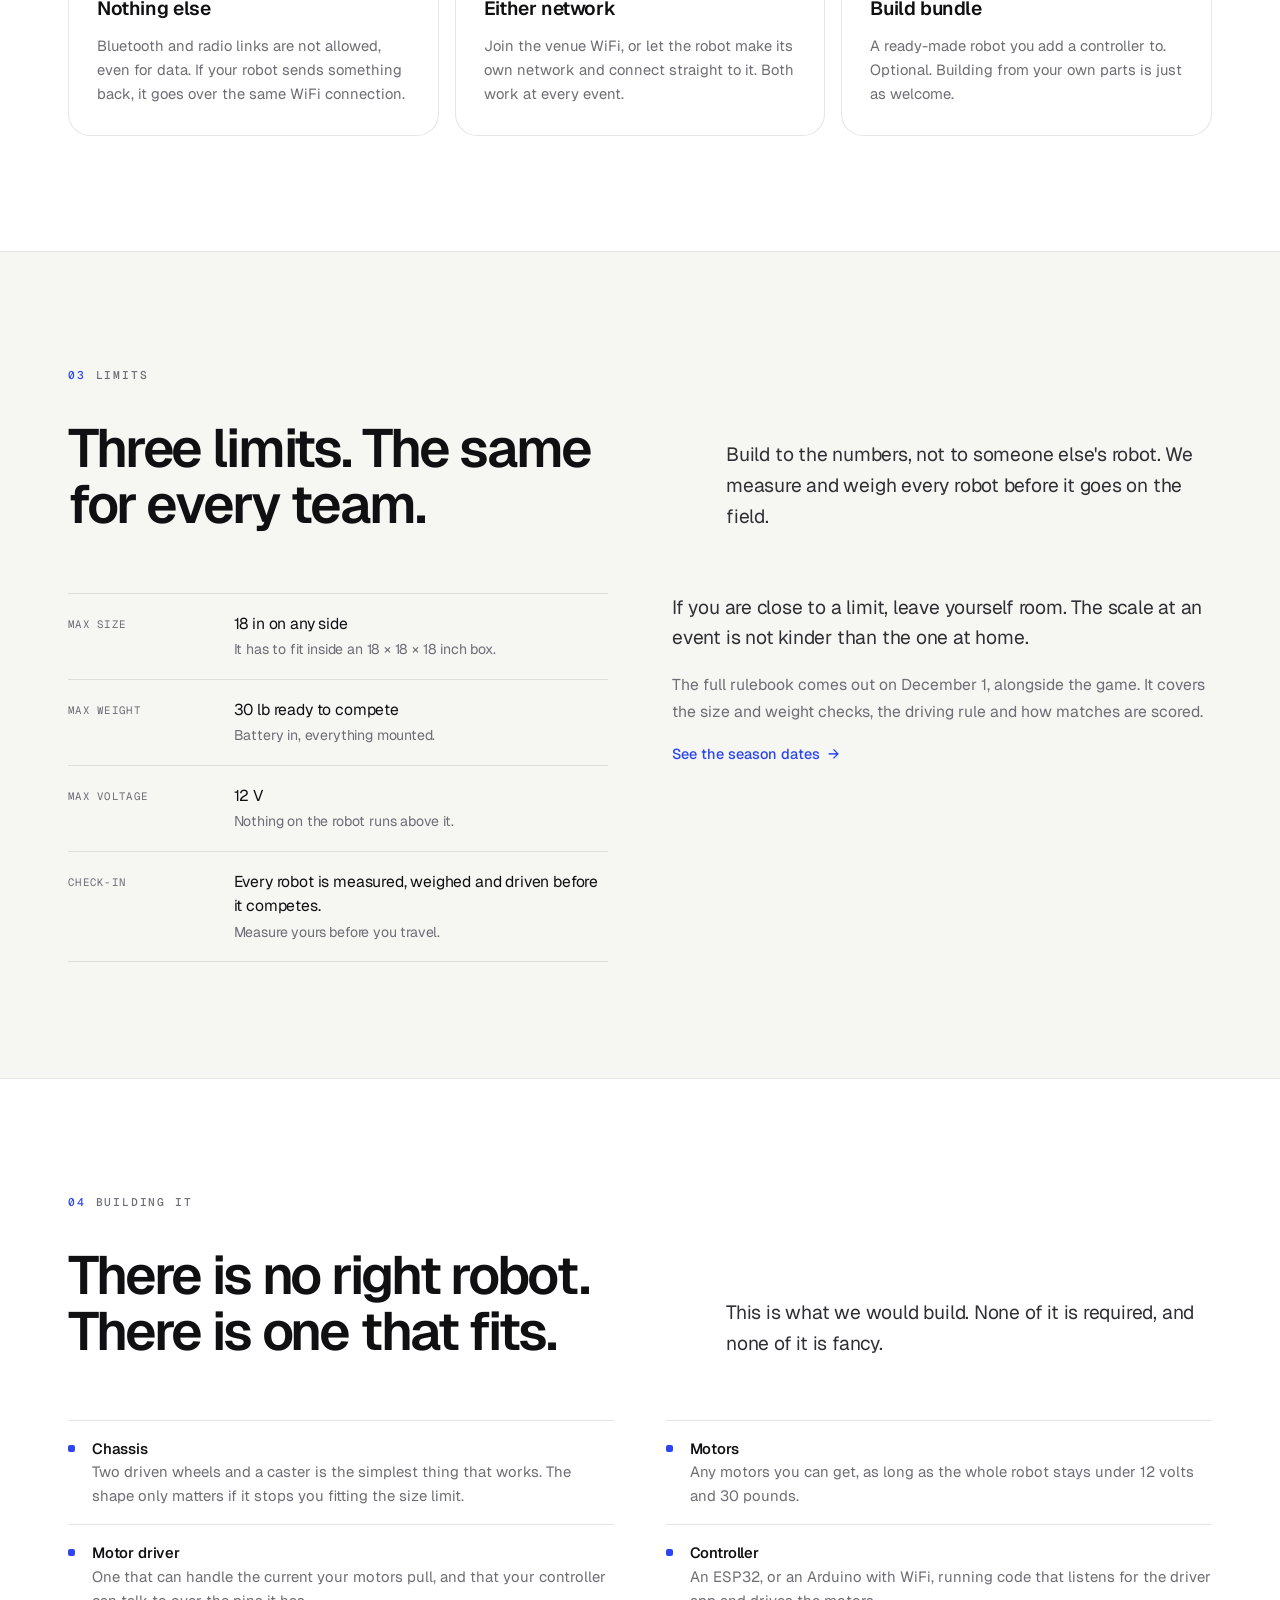
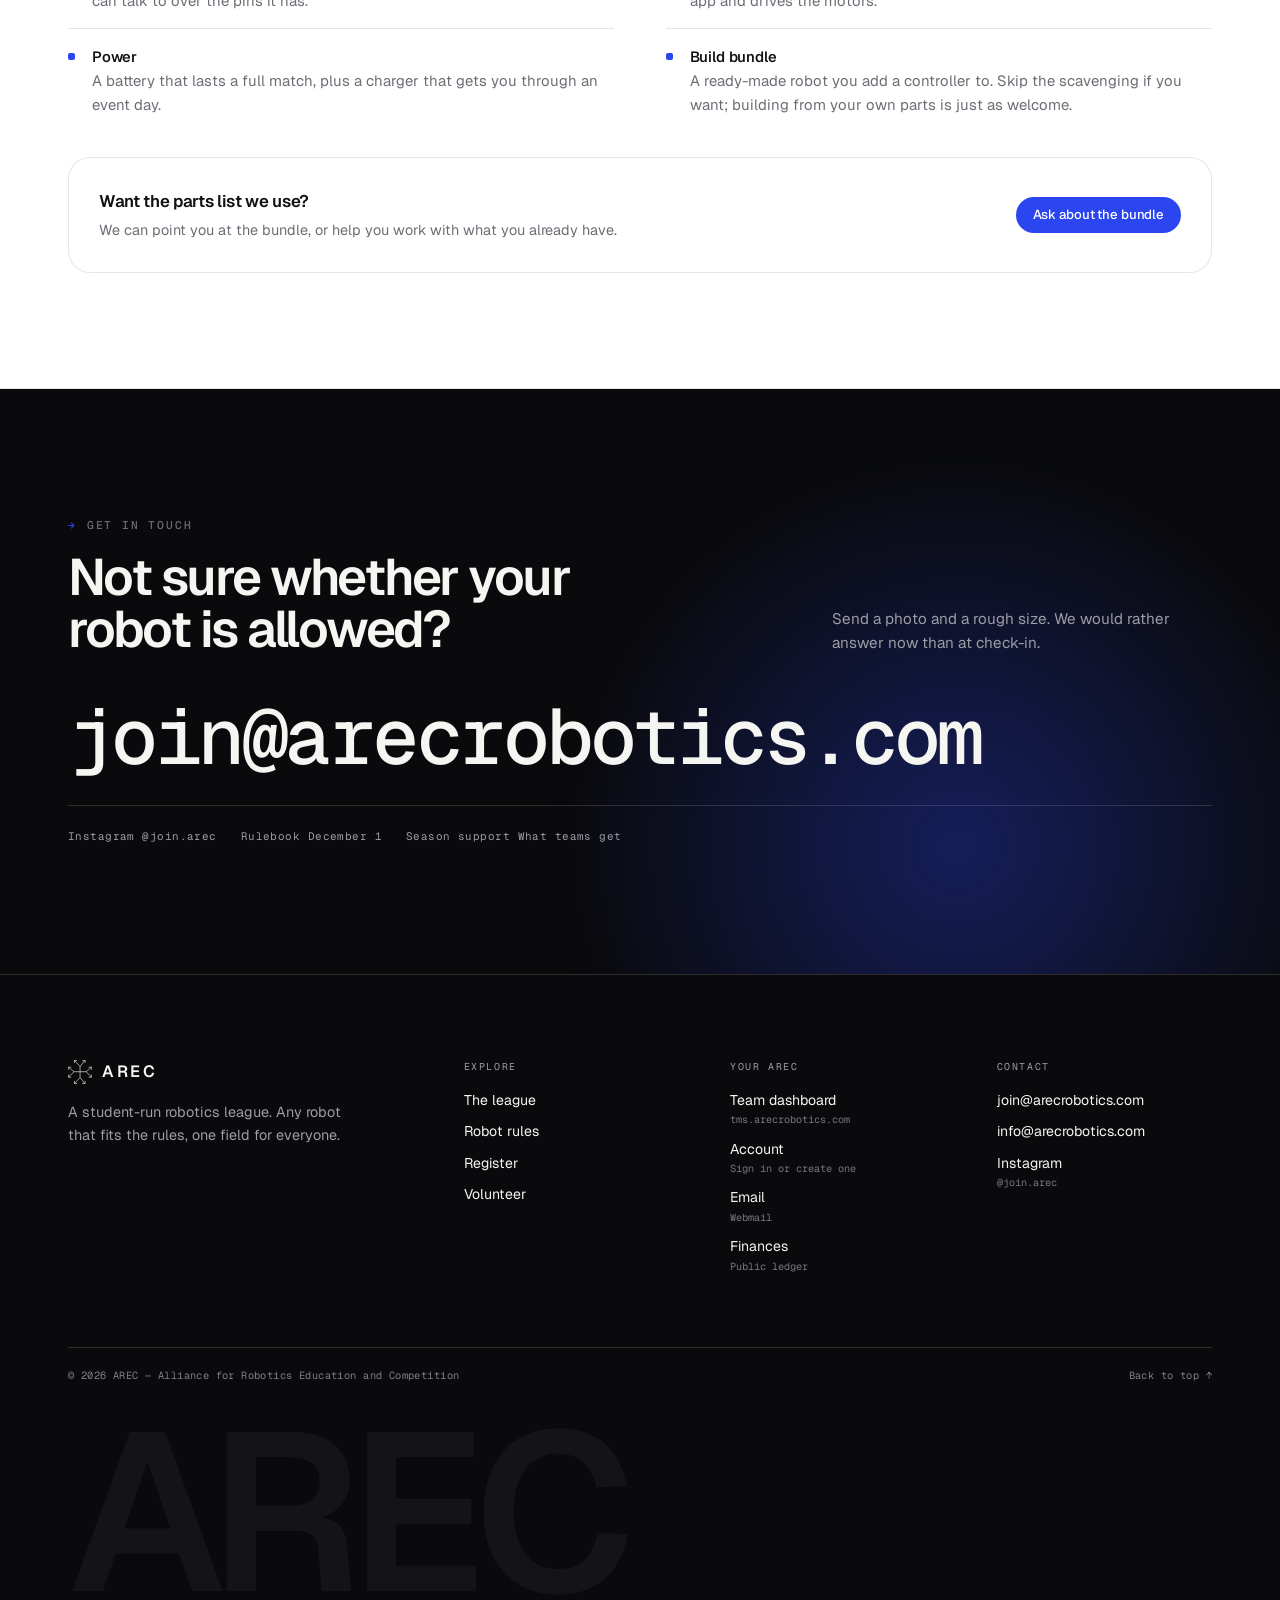
<file: robot.html>
<!DOCTYPE html>
<html lang="en">
<head>

    <meta charset="utf-8">
    <title>Robot rules — AREC</title>
    <meta name="description" content="The AREC robot rules in plain language: any controller with WiFi, driven from a laptop or tablet, 18 inches, 30 pounds, 12 volts.">
    <meta name="author" content="AREC">
    <meta name="theme-color" content="#f6f6f3">
    <meta name="viewport" content="width=device-width, initial-scale=1">

    <link rel="preconnect" href="https://fonts.googleapis.com">
    <link rel="preconnect" href="https://fonts.gstatic.com" crossorigin>
    <link rel="stylesheet" href="https://fonts.googleapis.com/css2?family=Geist:wght@300..700&amp;family=Geist+Mono:wght@400..600&amp;display=swap">
    <link rel="stylesheet" href="assets/css/styles.css">

    <link rel="apple-touch-icon" sizes="180x180" href="assets/apple-touch-icon.png">
    <link rel="icon" type="image/png" sizes="32x32" href="assets/favicon-32x32.png">
    <link rel="icon" type="image/png" sizes="16x16" href="assets/favicon-16x16.png">

    <script>document.documentElement.classList.add('js');</script>

</head>

<body id="top">

    <a class="skip-link" href="#main">Skip to content</a>

    <header class="site-header">
        <div class="shell site-header__inner">

            <a class="brand" href="index.html" aria-label="AREC home">
                <svg class="brand__mark" viewBox="0 0 98 100" aria-hidden="true">
                    <g fill="none" stroke="currentColor" stroke-width="2.6" stroke-linecap="butt" stroke-linejoin="miter">
                        <polyline points="49.2,27.2 49.2,73.2"/>
                        <polyline points="23.8,48.8 75.1,48.8"/>
                        <polyline points="49.2,27.2 25.7,1.3"/>
                        <polyline points="49.2,27.2 69.7,1.3"/>
                        <polyline points="49.2,73.2 25.7,97.9"/>
                        <polyline points="49.2,73.2 69.7,97.9"/>
                        <polyline points="23.8,48.8 1.3,29.8"/>
                        <polyline points="23.8,48.8 1.3,71.7"/>
                        <polyline points="75.1,48.8 96.3,29.8"/>
                        <polyline points="75.1,48.8 96.3,71.7"/>
                        <polyline points="36.7,1.3 25.7,1.3 25.7,12.3"/>
                        <polyline points="58.7,1.3 69.7,1.3 69.7,12.3"/>
                        <polyline points="12.3,29.8 1.3,29.8 1.3,40.8"/>
                        <polyline points="12.3,71.7 1.3,71.7 1.3,60.7"/>
                        <polyline points="85.3,29.8 96.3,29.8 96.3,40.8"/>
                        <polyline points="85.3,71.7 96.3,71.7 96.3,60.7"/>
                        <polyline points="36.7,97.9 25.7,97.9 25.7,86.9"/>
                        <polyline points="58.7,97.9 69.7,97.9 69.7,86.9"/>
                    </g>
                </svg>
                <span class="brand__word">AREC</span>
            </a>

            <nav class="nav" aria-label="Main">
                <a href="index.html">Home</a>
                <a href="league.html">League</a>
                <a href="robot.html" aria-current="page">Robot</a>
                <a href="register.html">Register</a>
                <a href="volunteer.html">Volunteer</a>
            </nav>

            <div class="header-actions">

                <div class="tools">
                    <button class="tools__toggle" type="button" aria-expanded="false" aria-controls="tools-menu" aria-label="More links">
                        <svg viewBox="0 0 24 24" aria-hidden="true">
                            <g fill="none" stroke="currentColor" stroke-width="1.6">
                                <rect x="3" y="3" width="7" height="7" rx="1.6"/>
                                <rect x="14" y="3" width="7" height="7" rx="1.6"/>
                                <rect x="3" y="14" width="7" height="7" rx="1.6"/>
                                <rect x="14" y="14" width="7" height="7" rx="1.6"/>
                            </g>
                        </svg>
                    </button>

                    <div class="tools__menu" id="tools-menu" hidden>
                        <p class="tools__label">Your AREC</p>
                        <a href="https://tms.arecrobotics.com/" target="_blank" rel="noopener noreferrer">Team dashboard<span>tms.arecrobotics.com</span></a>
                        <a href="https://auth.albt.qzz.io" target="_blank" rel="noopener noreferrer">Account<span>Sign in or create one</span></a>
                        <a href="https://mail.arecrobotics.com" target="_blank" rel="noopener noreferrer">Email<span>mail.arecrobotics.com</span></a>
                        <a href="https://hcb.hackclub.com/arec" target="_blank" rel="noopener noreferrer">Finances<span>hcb.hackclub.com/arec</span></a>
                    </div>
                </div>

                <a class="btn btn--sm btn--primary header-cta" href="register.html">Register</a>

                <button class="menu-toggle" type="button" aria-expanded="false" aria-controls="mobile-nav" aria-label="Open menu">
                    <span></span>
                    <span></span>
                </button>

            </div>
        </div>

        <div class="mobile-nav" id="mobile-nav" hidden>
            <nav class="shell" aria-label="Mobile">
                <ul class="mobile-nav__list">
                    <li><a href="index.html">Home</a></li>
                    <li><a href="league.html">League</a></li>
                    <li><a href="robot.html" aria-current="page">Robot</a></li>
                    <li><a href="register.html">Register</a></li>
                    <li><a href="volunteer.html">Volunteer</a></li>
                </ul>

                <p class="mobile-nav__label">Your AREC</p>
                <div class="mobile-nav__tools">
                    <a href="https://tms.arecrobotics.com/" target="_blank" rel="noopener noreferrer">Team dashboard<span>tms.arecrobotics.com</span></a>
                    <a href="https://auth.albt.qzz.io" target="_blank" rel="noopener noreferrer">Account<span>Sign in</span></a>
                    <a href="https://mail.arecrobotics.com" target="_blank" rel="noopener noreferrer">Email<span>Webmail</span></a>
                    <a href="https://hcb.hackclub.com/arec" target="_blank" rel="noopener noreferrer">Finances<span>Ledger</span></a>
                </div>

                <a class="btn btn--primary btn--block" href="register.html">Register a team</a>
            </nav>
        </div>
    </header>

    <main id="main">

        <section class="page-hero">
            <div class="shell">
                <div class="page-hero__top">
                    <p class="eyebrow"><span class="eyebrow__num">02</span> The robot</p>
                    <span class="page-hero__tag">Rules in short</span>
                </div>
                <div class="page-hero__grid">
                    <h1>Any robot that fits.<br>The rules are short.</h1>
                    <p class="lead">
                        One thing is fixed: your robot is driven over WiFi from a laptop or
                        tablet. Everything else is yours to decide.
                    </p>
                </div>
            </div>
        </section>

        <section class="section" id="wifi">
            <div class="shell">
                <header class="section-head" data-reveal>
                    <p class="eyebrow"><span class="eyebrow__num">01</span> The one rule</p>
                    <div class="section-head__body">
                        <h2 class="section-title">If it drives, it drives over WiFi.</h2>
                        <p class="lead">
                            No Bluetooth. No radio. No cable. The AREC driver app on a laptop or
                            tablet talks to the controller, and that is the only link allowed.
                        </p>
                    </div>
                </header>

                <div class="split">
                    <div class="stack" data-reveal>
                        <p class="body">
                            Data goes back the same way. If your robot sends battery voltage or
                            sensor readings anywhere, it does it over the same WiFi connection.
                        </p>
                        <p class="body">
                            That is the whole communication rule. Everything else about the robot
                            is up to you: the shape, the motors, the code, the color.
                        </p>
                    </div>

                    <div class="callout callout--wash" data-reveal>
                        <div>
                            <h3>How we check it</h3>
                            <p>At check-in we switch the robot on and drive it. If it moves over WiFi and nothing else is paired, it passes.</p>
                        </div>
                        <a class="text-link" href="mailto:join@arecrobotics.com?subject=Robot%20question">Ask a question</a>
                    </div>
                </div>
            </div>
        </section>

        <section class="section section--surface" id="controller">
            <div class="shell">
                <header class="section-head" data-reveal>
                    <p class="eyebrow"><span class="eyebrow__num">02</span> The controller</p>
                    <div class="section-head__body">
                        <h2 class="section-title">Any board with WiFi on it.</h2>
                        <p class="lead">
                            If you can buy it and it can join a network, it counts. We do not keep
                            a parts list, because there is no parts list.
                        </p>
                    </div>
                </header>

                <div class="grid grid--3" data-reveal-group>
                    <article class="card" data-reveal>
                        <h3 class="card-title">ESP32 boards</h3>
                        <p>An ESP32, ESP32-S3 or ESP32-C3 all work. WiFi is built in, there are enough pins for a motor driver, and they cost very little.</p>
                    </article>
                    <article class="card" data-reveal>
                        <h3 class="card-title">Arduino with WiFi</h3>
                        <p>An Uno, Nano or Mega works if it can get on a network. A WiFi shield or module is fine.</p>
                    </article>
                    <article class="card" data-reveal>
                        <h3 class="card-title">The driver app</h3>
                        <p>The official app for Windows and macOS connects to your robot over WiFi and sends the driving commands. It is the only way to drive.</p>
                    </article>
                    <article class="card" data-reveal>
                        <h3 class="card-title">Nothing else</h3>
                        <p>Bluetooth and radio links are not allowed, even for data. If your robot sends something back, it goes over the same WiFi connection.</p>
                    </article>
                    <article class="card" data-reveal>
                        <h3 class="card-title">Either network</h3>
                        <p>Join the venue WiFi, or let the robot make its own network and connect straight to it. Both work at every event.</p>
                    </article>
                    <article class="card" data-reveal>
                        <h3 class="card-title">Build bundle</h3>
                        <p>A ready-made robot you add a controller to. Optional. Building from your own parts is just as welcome.</p>
                    </article>
                </div>
            </div>
        </section>

        <section class="section" id="limits">
            <div class="shell">
                <header class="section-head" data-reveal>
                    <p class="eyebrow"><span class="eyebrow__num">03</span> Limits</p>
                    <div class="section-head__body">
                        <h2 class="section-title">Three limits. The same for every team.</h2>
                        <p class="lead">
                            Build to the numbers, not to someone else's robot. We measure and weigh
                            every robot before it goes on the field.
                        </p>
                    </div>
                </header>

                <div class="split">
                    <div data-reveal>
                        <dl class="specs">
                            <div class="specs__row">
                                <dt>Max size</dt>
                                <dd>18 in on any side<span>It has to fit inside an 18 × 18 × 18 inch box.</span></dd>
                            </div>
                            <div class="specs__row">
                                <dt>Max weight</dt>
                                <dd>30 lb ready to compete<span>Battery in, everything mounted.</span></dd>
                            </div>
                            <div class="specs__row">
                                <dt>Max voltage</dt>
                                <dd>12 V<span>Nothing on the robot runs above it.</span></dd>
                            </div>
                            <div class="specs__row">
                                <dt>Check-in</dt>
                                <dd>Every robot is measured, weighed and driven before it competes.<span>Measure yours before you travel.</span></dd>
                            </div>
                        </dl>
                    </div>

                    <div class="stack" data-reveal>
                        <p class="lead">
                            If you are close to a limit, leave yourself room. The scale at an event
                            is not kinder than the one at home.
                        </p>
                        <p class="body">
                            The full rulebook comes out on December 1, alongside the game. It covers
                            the size and weight checks, the driving rule and how matches are scored.
                        </p>
                        <a class="text-link" href="league.html#season">See the season dates</a>
                    </div>
                </div>
            </div>
        </section>

        <section class="section section--surface" id="build">
            <div class="shell">
                <header class="section-head" data-reveal>
                    <p class="eyebrow"><span class="eyebrow__num">04</span> Building it</p>
                    <div class="section-head__body">
                        <h2 class="section-title">There is no right robot. There is one that fits.</h2>
                        <p class="lead">
                            This is what we would build. None of it is required, and none of it is
                            fancy.
                        </p>
                    </div>
                </header>

                <ul class="checklist" data-reveal-group>
                    <li data-reveal>
                        <strong>Chassis</strong>
                        Two driven wheels and a caster is the simplest thing that works. The shape only matters if it stops you fitting the size limit.
                    </li>
                    <li data-reveal>
                        <strong>Motors</strong>
                        Any motors you can get, as long as the whole robot stays under 12 volts and 30 pounds.
                    </li>
                    <li data-reveal>
                        <strong>Motor driver</strong>
                        One that can handle the current your motors pull, and that your controller can talk to over the pins it has.
                    </li>
                    <li data-reveal>
                        <strong>Controller</strong>
                        An ESP32, or an Arduino with WiFi, running code that listens for the driver app and drives the motors.
                    </li>
                    <li data-reveal>
                        <strong>Power</strong>
                        A battery that lasts a full match, plus a charger that gets you through an event day.
                    </li>
                    <li data-reveal>
                        <strong>Build bundle</strong>
                        A ready-made robot you add a controller to. Skip the scavenging if you want; building from your own parts is just as welcome.
                    </li>
                </ul>

                <div class="callout" style="margin-top:24px;" data-reveal>
                    <div>
                        <h3>Want the parts list we use?</h3>
                        <p>We can point you at the bundle, or help you work with what you already have.</p>
                    </div>
                    <a class="btn btn--primary btn--sm" href="mailto:join@arecrobotics.com?subject=Build%20bundle">Ask about the bundle</a>
                </div>
            </div>
        </section>

        <section class="contact">
            <div class="shell contact__inner">
                <div class="contact__head">
                    <div data-reveal>
                        <p class="eyebrow"><span class="eyebrow__num">&rarr;</span> Get in touch</p>
                        <h2 style="margin-top:16px;">Not sure whether your robot is allowed?</h2>
                    </div>
                    <p class="contact__note" data-reveal>
                        Send a photo and a rough size. We would rather answer now than at check-in.
                    </p>
                </div>

                <div data-reveal>
                    <a class="contact__email" href="mailto:join@arecrobotics.com">join@<wbr>arecrobotics.com</a>
                </div>

                <div class="contact__meta">
                    <span>Instagram <a href="https://instagram.com/join.arec" target="_blank" rel="noopener noreferrer">@join.arec</a></span>
                    <span>Rulebook <a href="league.html#season">December 1</a></span>
                    <span>Season support <a href="league.html#get">What teams get</a></span>
                </div>
            </div>
        </section>

    </main>

    <footer class="site-footer">
        <div class="shell">
            <div class="footer__grid">

                <div class="footer__brand">
                    <a class="brand" href="index.html" aria-label="AREC home">
                        <svg class="brand__mark" viewBox="0 0 98 100" aria-hidden="true">
                            <g fill="none" stroke="currentColor" stroke-width="2.6" stroke-linecap="butt" stroke-linejoin="miter">
                                <polyline points="49.2,27.2 49.2,73.2"/>
                                <polyline points="23.8,48.8 75.1,48.8"/>
                                <polyline points="49.2,27.2 25.7,1.3"/>
                                <polyline points="49.2,27.2 69.7,1.3"/>
                                <polyline points="49.2,73.2 25.7,97.9"/>
                                <polyline points="49.2,73.2 69.7,97.9"/>
                                <polyline points="23.8,48.8 1.3,29.8"/>
                                <polyline points="23.8,48.8 1.3,71.7"/>
                                <polyline points="75.1,48.8 96.3,29.8"/>
                                <polyline points="75.1,48.8 96.3,71.7"/>
                                <polyline points="36.7,1.3 25.7,1.3 25.7,12.3"/>
                                <polyline points="58.7,1.3 69.7,1.3 69.7,12.3"/>
                                <polyline points="12.3,29.8 1.3,29.8 1.3,40.8"/>
                                <polyline points="12.3,71.7 1.3,71.7 1.3,60.7"/>
                                <polyline points="85.3,29.8 96.3,29.8 96.3,40.8"/>
                                <polyline points="85.3,71.7 96.3,71.7 96.3,60.7"/>
                                <polyline points="36.7,97.9 25.7,97.9 25.7,86.9"/>
                                <polyline points="58.7,97.9 69.7,97.9 69.7,86.9"/>
                            </g>
                        </svg>
                        <span class="brand__word">AREC</span>
                    </a>
                    <p class="footer__tagline">A student-run robotics league. Any robot that fits the rules, one field for everyone.</p>
                </div>

                <div>
                    <p class="footer__heading">Explore</p>
                    <ul class="footer__list">
                        <li><a href="league.html">The league</a></li>
                        <li><a href="robot.html">Robot rules</a></li>
                        <li><a href="register.html">Register</a></li>
                        <li><a href="volunteer.html">Volunteer</a></li>
                    </ul>
                </div>

                <div>
                    <p class="footer__heading">Your AREC</p>
                    <ul class="footer__list">
                        <li><a href="https://tms.arecrobotics.com/" target="_blank" rel="noopener noreferrer">Team dashboard<span>tms.arecrobotics.com</span></a></li>
                        <li><a href="https://auth.albt.qzz.io" target="_blank" rel="noopener noreferrer">Account<span>Sign in or create one</span></a></li>
                        <li><a href="https://mail.arecrobotics.com" target="_blank" rel="noopener noreferrer">Email<span>Webmail</span></a></li>
                        <li><a href="https://hcb.hackclub.com/arec" target="_blank" rel="noopener noreferrer">Finances<span>Public ledger</span></a></li>
                    </ul>
                </div>

                <div>
                    <p class="footer__heading">Contact</p>
                    <ul class="footer__list">
                        <li><a href="mailto:join@arecrobotics.com">join@arecrobotics.com</a></li>
                        <li><a href="mailto:info@arecrobotics.com">info@arecrobotics.com</a></li>
                        <li><a href="https://instagram.com/join.arec" target="_blank" rel="noopener noreferrer">Instagram<span>@join.arec</span></a></li>
                    </ul>
                </div>

            </div>

            <div class="footer__bottom">
                <span>&copy; <span data-year>2026</span> AREC — Alliance for Robotics Education and Competition</span>
                <a href="#top">Back to top &uarr;</a>
            </div>

            <span class="footer__mark" aria-hidden="true">AREC</span>
        </div>
    </footer>

    <script src="assets/js/site.js"></script>

</body>
</html>
</file>
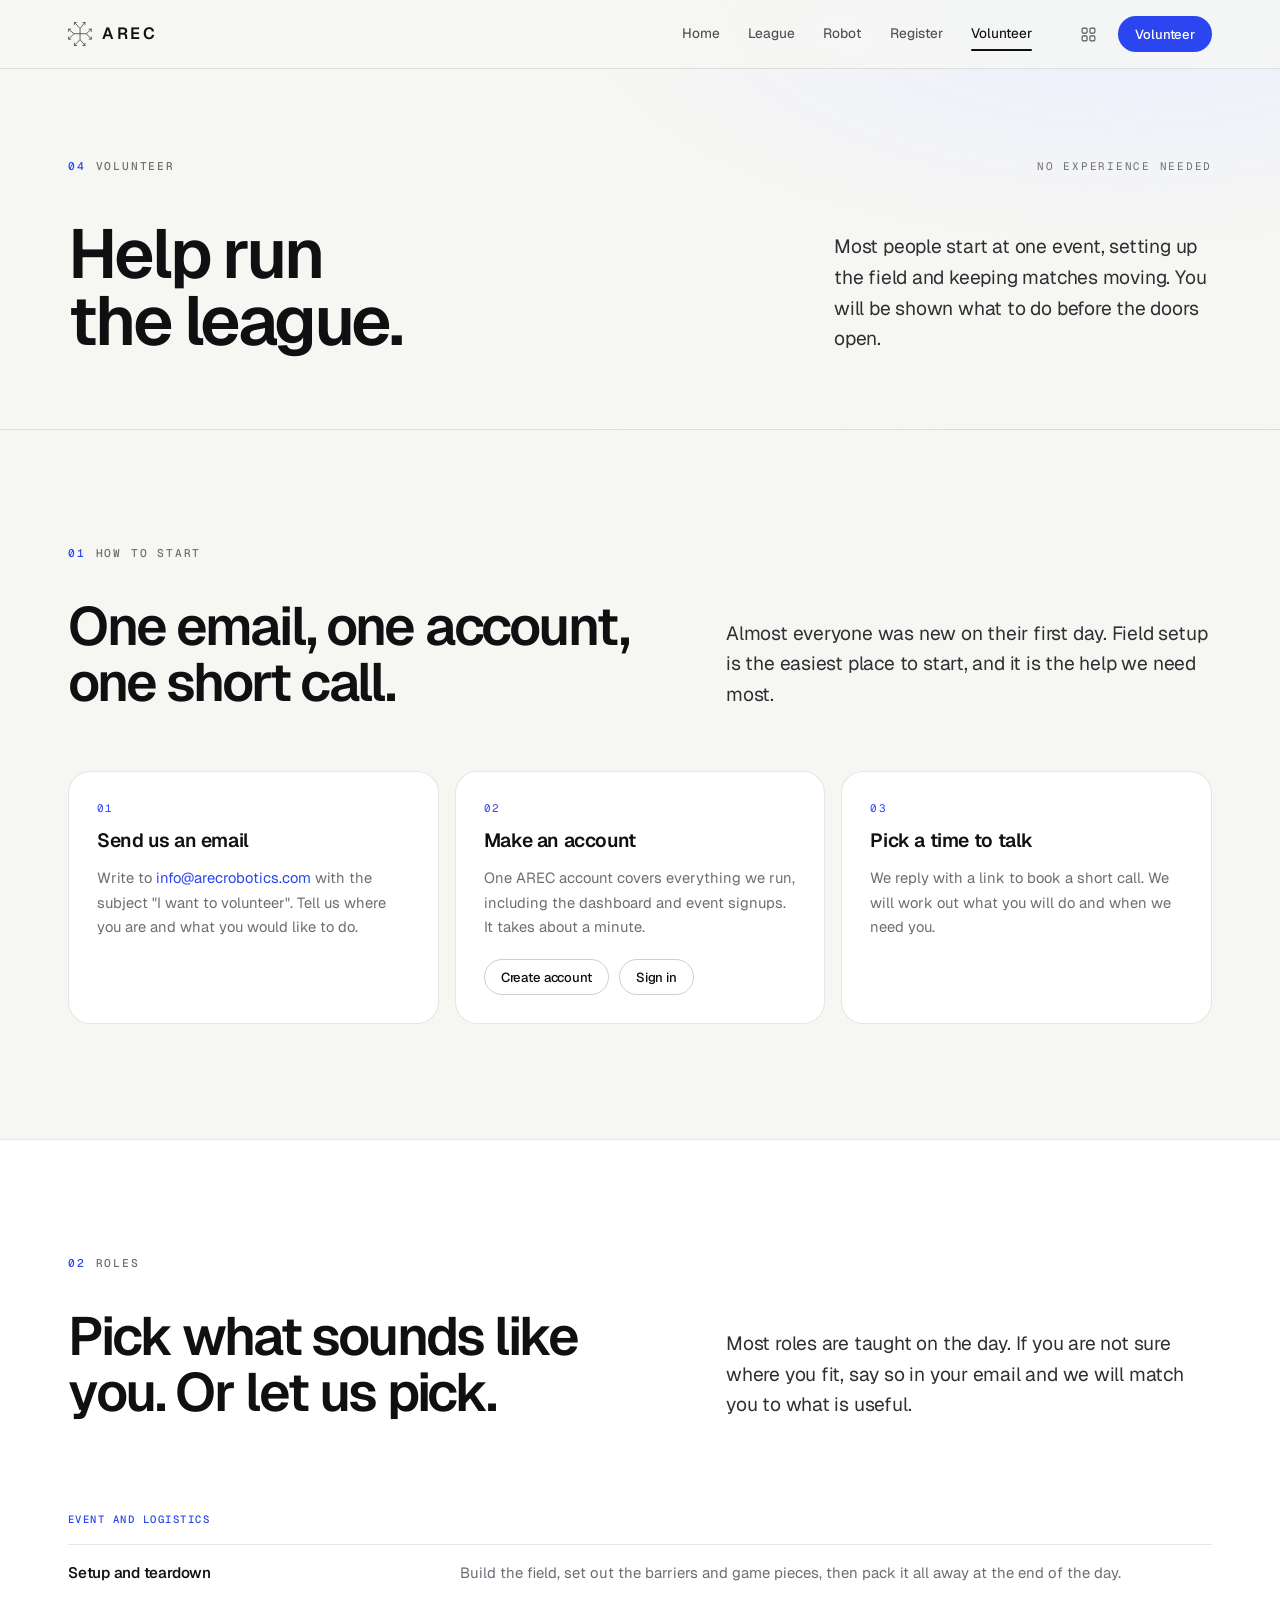
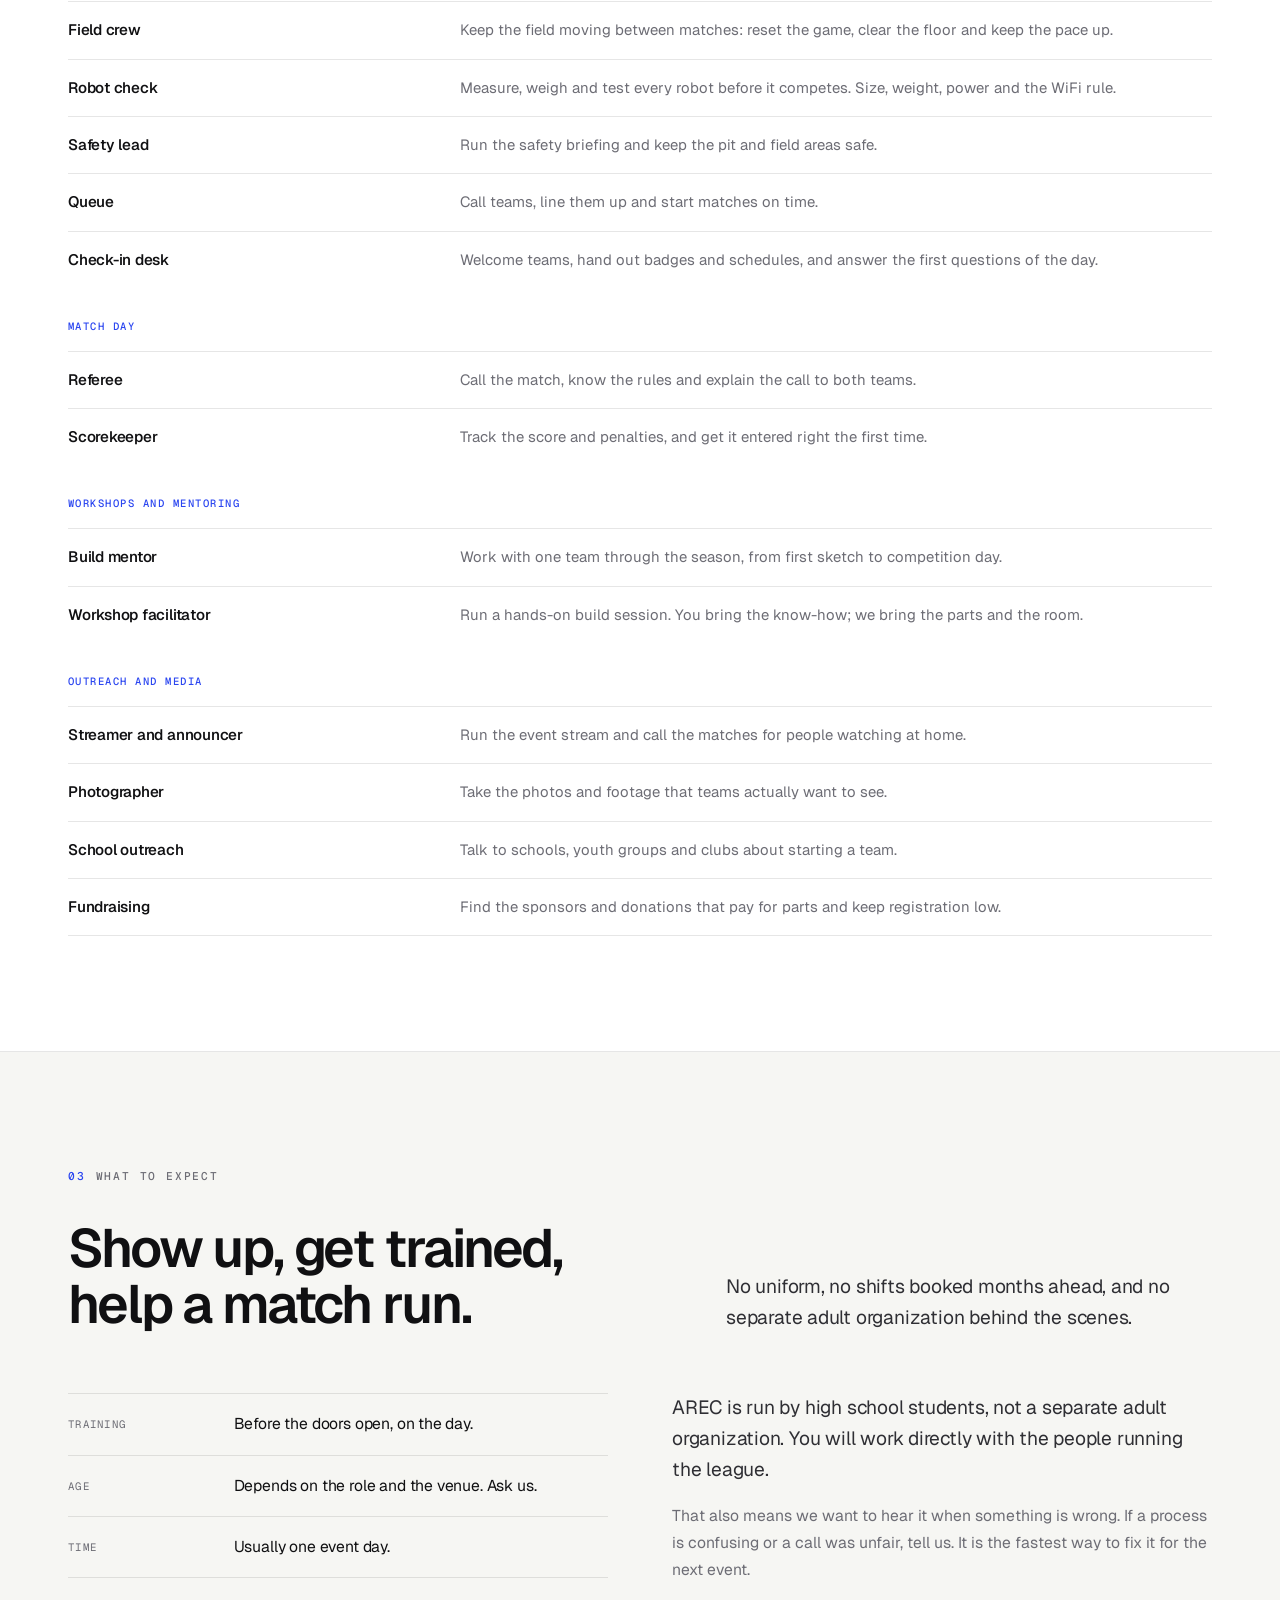
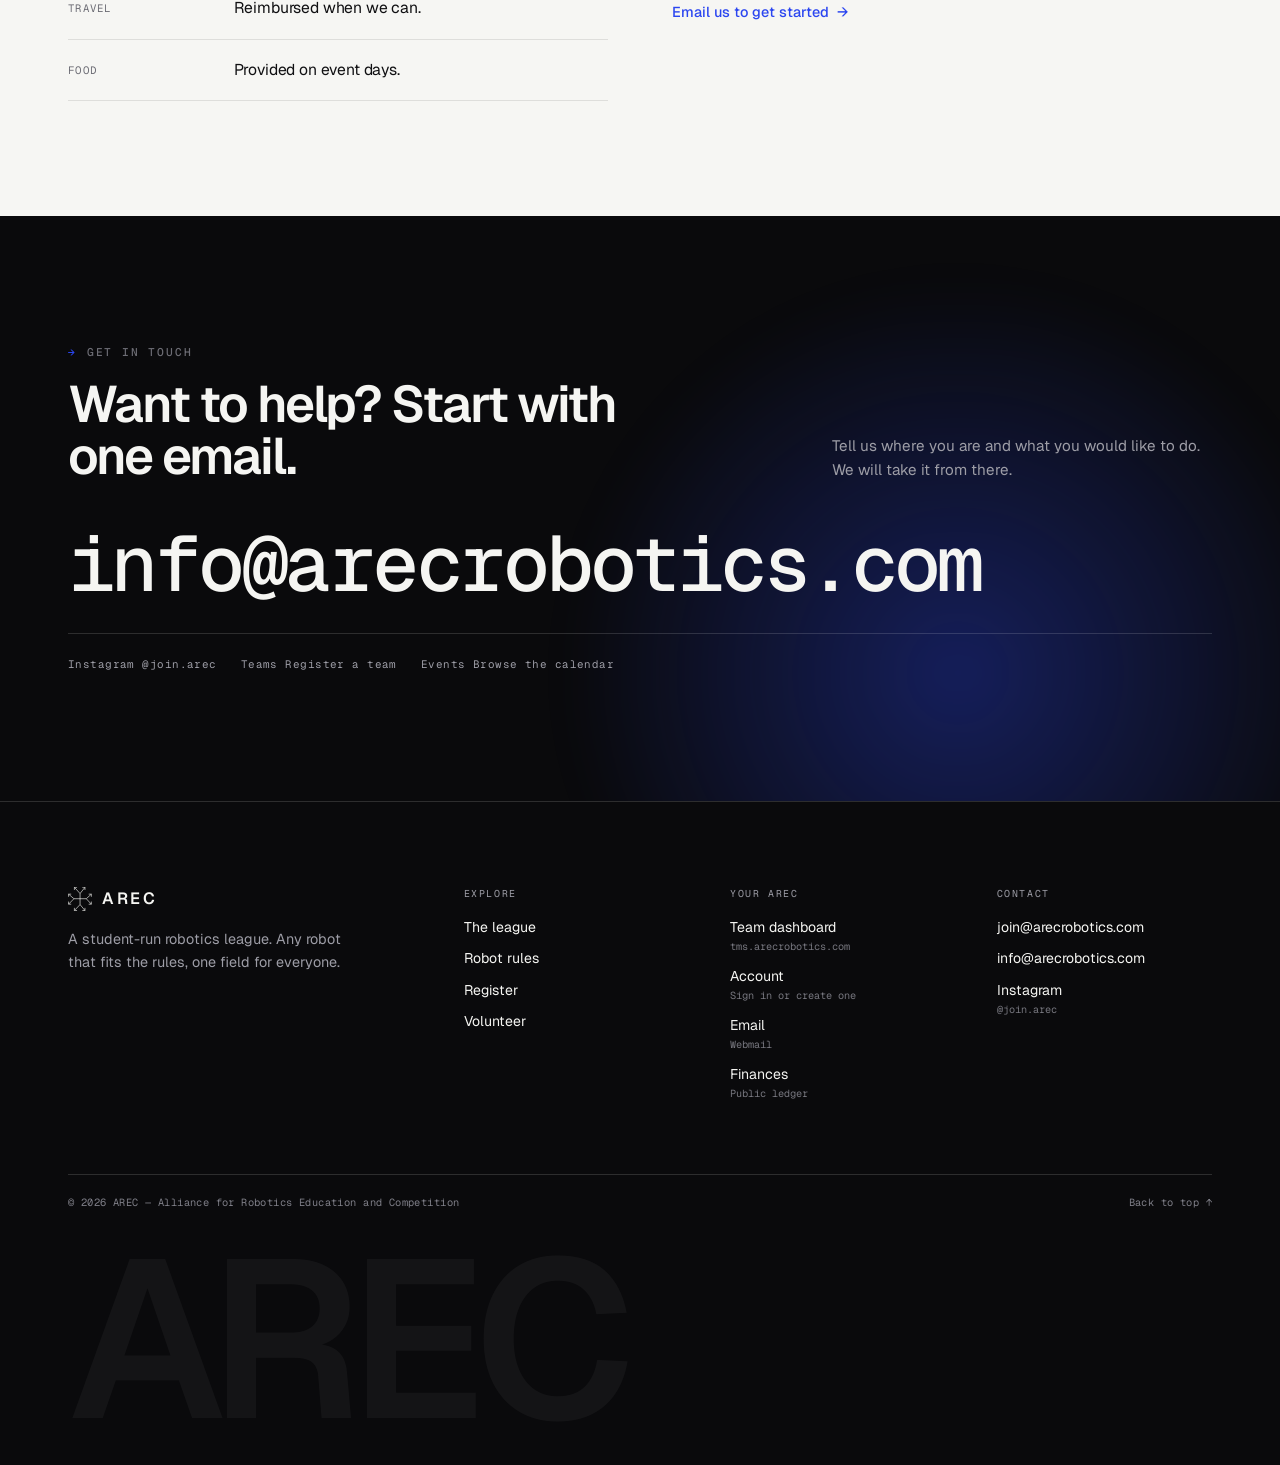
<file: volunteer.html>
<!DOCTYPE html>
<html lang="en">
<head>

    <meta charset="utf-8">
    <title>Volunteer — AREC</title>
    <meta name="description" content="Help run the AREC league. Set up fields, referee matches, mentor a team or teach a workshop. No experience needed.">
    <meta name="author" content="AREC">
    <meta name="theme-color" content="#f6f6f3">
    <meta name="viewport" content="width=device-width, initial-scale=1">

    <link rel="preconnect" href="https://fonts.googleapis.com">
    <link rel="preconnect" href="https://fonts.gstatic.com" crossorigin>
    <link rel="stylesheet" href="https://fonts.googleapis.com/css2?family=Geist:wght@300..700&amp;family=Geist+Mono:wght@400..600&amp;display=swap">
    <link rel="stylesheet" href="assets/css/styles.css">

    <link rel="apple-touch-icon" sizes="180x180" href="assets/apple-touch-icon.png">
    <link rel="icon" type="image/png" sizes="32x32" href="assets/favicon-32x32.png">
    <link rel="icon" type="image/png" sizes="16x16" href="assets/favicon-16x16.png">

    <script>document.documentElement.classList.add('js');</script>

</head>

<body id="top">

    <a class="skip-link" href="#main">Skip to content</a>

    <header class="site-header">
        <div class="shell site-header__inner">

            <a class="brand" href="index.html" aria-label="AREC home">
                <svg class="brand__mark" viewBox="0 0 98 100" aria-hidden="true">
                    <g fill="none" stroke="currentColor" stroke-width="2.6" stroke-linecap="butt" stroke-linejoin="miter">
                        <polyline points="49.2,27.2 49.2,73.2"/>
                        <polyline points="23.8,48.8 75.1,48.8"/>
                        <polyline points="49.2,27.2 25.7,1.3"/>
                        <polyline points="49.2,27.2 69.7,1.3"/>
                        <polyline points="49.2,73.2 25.7,97.9"/>
                        <polyline points="49.2,73.2 69.7,97.9"/>
                        <polyline points="23.8,48.8 1.3,29.8"/>
                        <polyline points="23.8,48.8 1.3,71.7"/>
                        <polyline points="75.1,48.8 96.3,29.8"/>
                        <polyline points="75.1,48.8 96.3,71.7"/>
                        <polyline points="36.7,1.3 25.7,1.3 25.7,12.3"/>
                        <polyline points="58.7,1.3 69.7,1.3 69.7,12.3"/>
                        <polyline points="12.3,29.8 1.3,29.8 1.3,40.8"/>
                        <polyline points="12.3,71.7 1.3,71.7 1.3,60.7"/>
                        <polyline points="85.3,29.8 96.3,29.8 96.3,40.8"/>
                        <polyline points="85.3,71.7 96.3,71.7 96.3,60.7"/>
                        <polyline points="36.7,97.9 25.7,97.9 25.7,86.9"/>
                        <polyline points="58.7,97.9 69.7,97.9 69.7,86.9"/>
                    </g>
                </svg>
                <span class="brand__word">AREC</span>
            </a>

            <nav class="nav" aria-label="Main">
                <a href="index.html">Home</a>
                <a href="league.html">League</a>
                <a href="robot.html">Robot</a>
                <a href="register.html">Register</a>
                <a href="volunteer.html" aria-current="page">Volunteer</a>
            </nav>

            <div class="header-actions">

                <div class="tools">
                    <button class="tools__toggle" type="button" aria-expanded="false" aria-controls="tools-menu" aria-label="More links">
                        <svg viewBox="0 0 24 24" aria-hidden="true">
                            <g fill="none" stroke="currentColor" stroke-width="1.6">
                                <rect x="3" y="3" width="7" height="7" rx="1.6"/>
                                <rect x="14" y="3" width="7" height="7" rx="1.6"/>
                                <rect x="3" y="14" width="7" height="7" rx="1.6"/>
                                <rect x="14" y="14" width="7" height="7" rx="1.6"/>
                            </g>
                        </svg>
                    </button>

                    <div class="tools__menu" id="tools-menu" hidden>
                        <p class="tools__label">Your AREC</p>
                        <a href="https://tms.arecrobotics.com/" target="_blank" rel="noopener noreferrer">Team dashboard<span>tms.arecrobotics.com</span></a>
                        <a href="https://auth.albt.qzz.io" target="_blank" rel="noopener noreferrer">Account<span>Sign in or create one</span></a>
                        <a href="https://mail.arecrobotics.com" target="_blank" rel="noopener noreferrer">Email<span>mail.arecrobotics.com</span></a>
                        <a href="https://hcb.hackclub.com/arec" target="_blank" rel="noopener noreferrer">Finances<span>hcb.hackclub.com/arec</span></a>
                    </div>
                </div>

                <a class="btn btn--sm btn--primary header-cta" href="mailto:info@arecrobotics.com?subject=I%20want%20to%20volunteer">Volunteer</a>

                <button class="menu-toggle" type="button" aria-expanded="false" aria-controls="mobile-nav" aria-label="Open menu">
                    <span></span>
                    <span></span>
                </button>

            </div>
        </div>

        <div class="mobile-nav" id="mobile-nav" hidden>
            <nav class="shell" aria-label="Mobile">
                <ul class="mobile-nav__list">
                    <li><a href="index.html">Home</a></li>
                    <li><a href="league.html">League</a></li>
                    <li><a href="robot.html">Robot</a></li>
                    <li><a href="register.html">Register</a></li>
                    <li><a href="volunteer.html" aria-current="page">Volunteer</a></li>
                </ul>

                <p class="mobile-nav__label">Your AREC</p>
                <div class="mobile-nav__tools">
                    <a href="https://tms.arecrobotics.com/" target="_blank" rel="noopener noreferrer">Team dashboard<span>tms.arecrobotics.com</span></a>
                    <a href="https://auth.albt.qzz.io" target="_blank" rel="noopener noreferrer">Account<span>Sign in</span></a>
                    <a href="https://mail.arecrobotics.com" target="_blank" rel="noopener noreferrer">Email<span>Webmail</span></a>
                    <a href="https://hcb.hackclub.com/arec" target="_blank" rel="noopener noreferrer">Finances<span>Ledger</span></a>
                </div>

                <a class="btn btn--primary btn--block" href="mailto:info@arecrobotics.com?subject=I%20want%20to%20volunteer">Email us to volunteer</a>
            </nav>
        </div>
    </header>

    <main id="main">

        <section class="page-hero">
            <div class="shell">
                <div class="page-hero__top">
                    <p class="eyebrow"><span class="eyebrow__num">04</span> Volunteer</p>
                    <span class="page-hero__tag">No experience needed</span>
                </div>
                <div class="page-hero__grid">
                    <h1>Help run<br>the league.</h1>
                    <p class="lead">
                        Most people start at one event, setting up the field and keeping matches
                        moving. You will be shown what to do before the doors open.
                    </p>
                </div>
            </div>
        </section>

        <section class="section" id="start">
            <div class="shell">
                <header class="section-head" data-reveal>
                    <p class="eyebrow"><span class="eyebrow__num">01</span> How to start</p>
                    <div class="section-head__body">
                        <h2 class="section-title">One email, one account, one short call.</h2>
                        <p class="lead">
                            Almost everyone was new on their first day. Field setup is the easiest
                            place to start, and it is the help we need most.
                        </p>
                    </div>
                </header>

                <div class="grid grid--3" data-reveal-group>
                    <article class="card" data-reveal>
                        <span class="card__num">01</span>
                        <h3 class="card-title">Send us an email</h3>
                        <p>
                            Write to <a href="mailto:info@arecrobotics.com?subject=I%20want%20to%20volunteer" style="color:var(--accent);">info@arecrobotics.com</a>
                            with the subject "I want to volunteer". Tell us where you are and what
                            you would like to do.
                        </p>
                    </article>

                    <article class="card" data-reveal>
                        <span class="card__num">02</span>
                        <h3 class="card-title">Make an account</h3>
                        <p>One AREC account covers everything we run, including the dashboard and event signups. It takes about a minute.</p>
                        <div class="btn-row card__foot">
                            <a class="btn btn--ghost btn--sm" href="https://auth.albt.qzz.io/signup" target="_blank" rel="noopener noreferrer">Create account</a>
                            <a class="btn btn--ghost btn--sm" href="https://auth.albt.qzz.io" target="_blank" rel="noopener noreferrer">Sign in</a>
                        </div>
                    </article>

                    <article class="card" data-reveal>
                        <span class="card__num">03</span>
                        <h3 class="card-title">Pick a time to talk</h3>
                        <p>We reply with a link to book a short call. We will work out what you will do and when we need you.</p>
                    </article>
                </div>
            </div>
        </section>

        <section class="section section--surface" id="roles">
            <div class="shell">
                <header class="section-head" data-reveal>
                    <p class="eyebrow"><span class="eyebrow__num">02</span> Roles</p>
                    <div class="section-head__body">
                        <h2 class="section-title">Pick what sounds like you. Or let us pick.</h2>
                        <p class="lead">
                            Most roles are taught on the day. If you are not sure where you fit, say
                            so in your email and we will match you to what is useful.
                        </p>
                    </div>
                </header>

                <div class="table-wrap" data-reveal>
                    <table class="table table--roles">
                        <tbody>
                            <tr class="table__group">
                                <th colspan="2" scope="colgroup">Event and logistics</th>
                            </tr>
                            <tr>
                                <th scope="row">Setup and teardown</th>
                                <td>Build the field, set out the barriers and game pieces, then pack it all away at the end of the day.</td>
                            </tr>
                            <tr>
                                <th scope="row">Field crew</th>
                                <td>Keep the field moving between matches: reset the game, clear the floor and keep the pace up.</td>
                            </tr>
                            <tr>
                                <th scope="row">Robot check</th>
                                <td>Measure, weigh and test every robot before it competes. Size, weight, power and the WiFi rule.</td>
                            </tr>
                            <tr>
                                <th scope="row">Safety lead</th>
                                <td>Run the safety briefing and keep the pit and field areas safe.</td>
                            </tr>
                            <tr>
                                <th scope="row">Queue</th>
                                <td>Call teams, line them up and start matches on time.</td>
                            </tr>
                            <tr>
                                <th scope="row">Check-in desk</th>
                                <td>Welcome teams, hand out badges and schedules, and answer the first questions of the day.</td>
                            </tr>

                            <tr class="table__group">
                                <th colspan="2" scope="colgroup">Match day</th>
                            </tr>
                            <tr>
                                <th scope="row">Referee</th>
                                <td>Call the match, know the rules and explain the call to both teams.</td>
                            </tr>
                            <tr>
                                <th scope="row">Scorekeeper</th>
                                <td>Track the score and penalties, and get it entered right the first time.</td>
                            </tr>

                            <tr class="table__group">
                                <th colspan="2" scope="colgroup">Workshops and mentoring</th>
                            </tr>
                            <tr>
                                <th scope="row">Build mentor</th>
                                <td>Work with one team through the season, from first sketch to competition day.</td>
                            </tr>
                            <tr>
                                <th scope="row">Workshop facilitator</th>
                                <td>Run a hands-on build session. You bring the know-how; we bring the parts and the room.</td>
                            </tr>

                            <tr class="table__group">
                                <th colspan="2" scope="colgroup">Outreach and media</th>
                            </tr>
                            <tr>
                                <th scope="row">Streamer and announcer</th>
                                <td>Run the event stream and call the matches for people watching at home.</td>
                            </tr>
                            <tr>
                                <th scope="row">Photographer</th>
                                <td>Take the photos and footage that teams actually want to see.</td>
                            </tr>
                            <tr>
                                <th scope="row">School outreach</th>
                                <td>Talk to schools, youth groups and clubs about starting a team.</td>
                            </tr>
                            <tr>
                                <th scope="row">Fundraising</th>
                                <td>Find the sponsors and donations that pay for parts and keep registration low.</td>
                            </tr>
                        </tbody>
                    </table>
                </div>
            </div>
        </section>

        <section class="section" id="expect">
            <div class="shell">
                <header class="section-head" data-reveal>
                    <p class="eyebrow"><span class="eyebrow__num">03</span> What to expect</p>
                    <div class="section-head__body">
                        <h2 class="section-title">Show up, get trained, help a match run.</h2>
                        <p class="lead">
                            No uniform, no shifts booked months ahead, and no separate adult
                            organization behind the scenes.
                        </p>
                    </div>
                </header>

                <div class="split">
                    <div data-reveal>
                        <dl class="specs">
                            <div class="specs__row">
                                <dt>Training</dt>
                                <dd>Before the doors open, on the day.</dd>
                            </div>
                            <div class="specs__row">
                                <dt>Age</dt>
                                <dd>Depends on the role and the venue. Ask us.</dd>
                            </div>
                            <div class="specs__row">
                                <dt>Time</dt>
                                <dd>Usually one event day.</dd>
                            </div>
                            <div class="specs__row">
                                <dt>Travel</dt>
                                <dd>Reimbursed when we can.</dd>
                            </div>
                            <div class="specs__row">
                                <dt>Food</dt>
                                <dd>Provided on event days.</dd>
                            </div>
                        </dl>
                    </div>

                    <div class="stack" data-reveal>
                        <p class="lead">
                            AREC is run by high school students, not a separate adult organization.
                            You will work directly with the people running the league.
                        </p>
                        <p class="body">
                            That also means we want to hear it when something is wrong. If a process
                            is confusing or a call was unfair, tell us. It is the fastest way to fix
                            it for the next event.
                        </p>
                        <a class="text-link" href="mailto:info@arecrobotics.com?subject=I%20want%20to%20volunteer">Email us to get started</a>
                    </div>
                </div>
            </div>
        </section>

        <section class="contact">
            <div class="shell contact__inner">
                <div class="contact__head">
                    <div data-reveal>
                        <p class="eyebrow"><span class="eyebrow__num">&rarr;</span> Get in touch</p>
                        <h2 style="margin-top:16px;">Want to help? Start with one email.</h2>
                    </div>
                    <p class="contact__note" data-reveal>
                        Tell us where you are and what you would like to do. We will take it from
                        there.
                    </p>
                </div>

                <div data-reveal>
                    <a class="contact__email" href="mailto:info@arecrobotics.com">info@<wbr>arecrobotics.com</a>
                </div>

                <div class="contact__meta">
                    <span>Instagram <a href="https://instagram.com/join.arec" target="_blank" rel="noopener noreferrer">@join.arec</a></span>
                    <span>Teams <a href="register.html">Register a team</a></span>
                    <span>Events <a href="https://tms.arecrobotics.com/events" target="_blank" rel="noopener noreferrer">Browse the calendar</a></span>
                </div>
            </div>
        </section>

    </main>

    <footer class="site-footer">
        <div class="shell">
            <div class="footer__grid">

                <div class="footer__brand">
                    <a class="brand" href="index.html" aria-label="AREC home">
                        <svg class="brand__mark" viewBox="0 0 98 100" aria-hidden="true">
                            <g fill="none" stroke="currentColor" stroke-width="2.6" stroke-linecap="butt" stroke-linejoin="miter">
                                <polyline points="49.2,27.2 49.2,73.2"/>
                                <polyline points="23.8,48.8 75.1,48.8"/>
                                <polyline points="49.2,27.2 25.7,1.3"/>
                                <polyline points="49.2,27.2 69.7,1.3"/>
                                <polyline points="49.2,73.2 25.7,97.9"/>
                                <polyline points="49.2,73.2 69.7,97.9"/>
                                <polyline points="23.8,48.8 1.3,29.8"/>
                                <polyline points="23.8,48.8 1.3,71.7"/>
                                <polyline points="75.1,48.8 96.3,29.8"/>
                                <polyline points="75.1,48.8 96.3,71.7"/>
                                <polyline points="36.7,1.3 25.7,1.3 25.7,12.3"/>
                                <polyline points="58.7,1.3 69.7,1.3 69.7,12.3"/>
                                <polyline points="12.3,29.8 1.3,29.8 1.3,40.8"/>
                                <polyline points="12.3,71.7 1.3,71.7 1.3,60.7"/>
                                <polyline points="85.3,29.8 96.3,29.8 96.3,40.8"/>
                                <polyline points="85.3,71.7 96.3,71.7 96.3,60.7"/>
                                <polyline points="36.7,97.9 25.7,97.9 25.7,86.9"/>
                                <polyline points="58.7,97.9 69.7,97.9 69.7,86.9"/>
                            </g>
                        </svg>
                        <span class="brand__word">AREC</span>
                    </a>
                    <p class="footer__tagline">A student-run robotics league. Any robot that fits the rules, one field for everyone.</p>
                </div>

                <div>
                    <p class="footer__heading">Explore</p>
                    <ul class="footer__list">
                        <li><a href="league.html">The league</a></li>
                        <li><a href="robot.html">Robot rules</a></li>
                        <li><a href="register.html">Register</a></li>
                        <li><a href="volunteer.html">Volunteer</a></li>
                    </ul>
                </div>

                <div>
                    <p class="footer__heading">Your AREC</p>
                    <ul class="footer__list">
                        <li><a href="https://tms.arecrobotics.com/" target="_blank" rel="noopener noreferrer">Team dashboard<span>tms.arecrobotics.com</span></a></li>
                        <li><a href="https://auth.albt.qzz.io" target="_blank" rel="noopener noreferrer">Account<span>Sign in or create one</span></a></li>
                        <li><a href="https://mail.arecrobotics.com" target="_blank" rel="noopener noreferrer">Email<span>Webmail</span></a></li>
                        <li><a href="https://hcb.hackclub.com/arec" target="_blank" rel="noopener noreferrer">Finances<span>Public ledger</span></a></li>
                    </ul>
                </div>

                <div>
                    <p class="footer__heading">Contact</p>
                    <ul class="footer__list">
                        <li><a href="mailto:join@arecrobotics.com">join@arecrobotics.com</a></li>
                        <li><a href="mailto:info@arecrobotics.com">info@arecrobotics.com</a></li>
                        <li><a href="https://instagram.com/join.arec" target="_blank" rel="noopener noreferrer">Instagram<span>@join.arec</span></a></li>
                    </ul>
                </div>

            </div>

            <div class="footer__bottom">
                <span>&copy; <span data-year>2026</span> AREC — Alliance for Robotics Education and Competition</span>
                <a href="#top">Back to top &uarr;</a>
            </div>

            <span class="footer__mark" aria-hidden="true">AREC</span>
        </div>
    </footer>

    <script src="assets/js/site.js"></script>

</body>
</html>
</file>
<file: assets/css/styles.css>
/* ==========================================================================
   AREC — site stylesheet
   Hand-written, no framework. One file, one design system.

   01  Tokens
   02  Reset and base
   03  Type
   04  Layout
   05  Buttons
   06  Header
   07  Hero
   08  Sections
   09  Cards and lists
   10  Timeline and specs
   11  Tables
   12  Viewer
   13  Contact
   14  Footer
   15  Motion and small screens
   ========================================================================== */

/* --------------------------------------------------------------------------
   01  Tokens
   -------------------------------------------------------------------------- */

:root {
    /* Colour: warm paper, true ink, cobalt, and a single lime spark. */
    --paper:        #f6f6f3;
    --paper-deep:   #eeeeea;
    --surface:      #ffffff;
    --ink:          #101012;
    --ink-soft:     #2f2f34;
    --muted:        #6d6d75;
    --line:         rgba(16, 16, 18, 0.10);
    --line-strong:  rgba(16, 16, 18, 0.20);

    --accent:       #2b46f0;
    --accent-deep:  #1c31c4;
    --accent-wash:  #ecefff;
    --spark:        #d8ff5c;

    --night:        #0a0a0c;
    --night-2:      #131316;
    --night-ink:    #f5f5f2;
    --night-muted:  #9d9da6;
    --night-line:   rgba(255, 255, 255, 0.14);

    /* Type */
    --font-sans: "Geist", -apple-system, BlinkMacSystemFont, "Segoe UI", Roboto, Helvetica, Arial, sans-serif;
    --font-mono: "Geist Mono", ui-monospace, SFMono-Regular, Menlo, Consolas, monospace;

    /* Shape and rhythm */
    --page:         1240px;
    --gutter:       clamp(20px, 5vw, 48px);
    --radius:       22px;
    --radius-sm:    14px;
    --section-y:    clamp(72px, 9vw, 128px);
    --header-h:     68px;

    --shadow-soft:  0 24px 60px -32px rgba(16, 16, 18, 0.35);
    --shadow-menu:  0 24px 60px -20px rgba(16, 16, 18, 0.30);

    --ease:         cubic-bezier(0.22, 1, 0.36, 1);
}

/* --------------------------------------------------------------------------
   02  Reset and base
   -------------------------------------------------------------------------- */

*,
*::before,
*::after { box-sizing: border-box; }

html {
    scroll-behavior: smooth;
    -webkit-text-size-adjust: 100%;
}

body {
    margin: 0;
    background: var(--paper);
    color: var(--ink);
    font-family: var(--font-sans);
    font-size: 1rem;
    line-height: 1.6;
    font-weight: 400;
    -webkit-font-smoothing: antialiased;
    -moz-osx-font-smoothing: grayscale;
    text-rendering: optimizeLegibility;
}

body.nav-open { overflow: hidden; }

img, svg { display: block; max-width: 100%; }
svg { fill: none; }

h1, h2, h3, h4, p, ul, ol, dl, dd, figure, blockquote { margin: 0; }
ul, ol { padding: 0; list-style: none; }

a {
    color: inherit;
    text-decoration: none;
    transition: color 0.2s var(--ease), opacity 0.2s var(--ease);
}

button {
    font: inherit;
    color: inherit;
    background: none;
    border: 0;
    padding: 0;
    cursor: pointer;
}

[hidden] { display: none !important; }

::selection {
    background: var(--accent);
    color: #fff;
}

:focus-visible {
    outline: 2px solid var(--accent);
    outline-offset: 3px;
    border-radius: 4px;
}

.section--night :focus-visible,
.hero :focus-visible,
.contact :focus-visible,
.site-footer :focus-visible {
    outline-color: var(--spark);
}

.skip-link {
    position: fixed;
    top: 12px;
    left: 12px;
    z-index: 200;
    padding: 10px 16px;
    border-radius: 999px;
    background: var(--ink);
    color: #fff;
    font-size: 0.85rem;
    transform: translateY(-160%);
    transition: transform 0.2s var(--ease);
}
.skip-link:focus {
    transform: translateY(0);
    outline-color: var(--spark);
}

/* --------------------------------------------------------------------------
   03  Type
   -------------------------------------------------------------------------- */

.display {
    font-size: clamp(3.1rem, 7.6vw, 6.8rem);
    line-height: 0.94;
    letter-spacing: -0.05em;
    font-weight: 600;
}

.display--page {
    font-size: clamp(2.6rem, 5.6vw, 4.6rem);
}

.section-title {
    font-size: clamp(2rem, 4.2vw, 3.6rem);
    line-height: 1.04;
    letter-spacing: -0.04em;
    font-weight: 600;
}

.card-title {
    font-size: clamp(1.15rem, 1.5vw, 1.35rem);
    line-height: 1.3;
    letter-spacing: -0.02em;
    font-weight: 600;
}

.lead {
    font-size: clamp(1.05rem, 1.5vw, 1.22rem);
    line-height: 1.6;
    color: var(--ink-soft);
    letter-spacing: -0.011em;
}

.body {
    color: var(--muted);
    font-size: 0.98rem;
    line-height: 1.7;
}

.mono {
    font-family: var(--font-mono);
    font-variant-numeric: tabular-nums;
}

.eyebrow {
    display: flex;
    align-items: center;
    gap: 10px;
    font-family: var(--font-mono);
    font-size: 0.7rem;
    font-weight: 500;
    letter-spacing: 0.16em;
    text-transform: uppercase;
    color: var(--muted);
}

.eyebrow__num {
    color: var(--accent);
}

.hero .eyebrow,
.section--night .eyebrow {
    color: var(--night-muted);
}
.hero .eyebrow__num,
.section--night .eyebrow__num {
    color: var(--spark);
}

.muted { color: var(--muted); }

/* --------------------------------------------------------------------------
   04  Layout
   -------------------------------------------------------------------------- */

.shell {
    width: 100%;
    max-width: var(--page);
    margin-inline: auto;
    padding-inline: var(--gutter);
}

.section {
    padding-block: var(--section-y);
    position: relative;
}

.section--tight {
    padding-block: clamp(48px, 6vw, 80px);
}

.section--line {
    border-top: 1px solid var(--line);
}

.section--surface {
    background: var(--surface);
    border-block: 1px solid var(--line);
}

.section--wash {
    background:
        radial-gradient(900px 380px at 85% 0%, var(--accent-wash), transparent 70%),
        var(--paper);
}

.section--night {
    background: var(--night);
    color: var(--night-ink);
}

.section--night .lead,
.section--night .body,
.section--night .muted {
    color: var(--night-muted);
}

.section--night .section-title {
    color: var(--night-ink);
}

.split {
    display: grid;
    grid-template-columns: repeat(2, minmax(0, 1fr));
    gap: clamp(28px, 5vw, 72px);
    align-items: start;
}

.split--wide {
    grid-template-columns: minmax(0, 1.35fr) minmax(0, 0.65fr);
}

.stack > * + * { margin-top: 18px; }

.grid {
    display: grid;
    gap: 16px;
}

.grid--2 { grid-template-columns: repeat(2, minmax(0, 1fr)); }
.grid--3 { grid-template-columns: repeat(3, minmax(0, 1fr)); }
.grid--4 { grid-template-columns: repeat(4, minmax(0, 1fr)); }

.section-head {
    display: grid;
    gap: clamp(22px, 3vw, 36px);
    margin-bottom: clamp(36px, 5vw, 60px);
}

.section-head__body {
    display: grid;
    grid-template-columns: minmax(0, 1.1fr) minmax(0, 0.9fr);
    gap: clamp(24px, 5vw, 64px);
    align-items: end;
}

.section-head__body .lead {
    max-width: 46ch;
    justify-self: end;
}

.rule {
    height: 1px;
    background: var(--line);
    border: 0;
    margin: 0;
}

/* --------------------------------------------------------------------------
   05  Buttons
   -------------------------------------------------------------------------- */

.btn {
    display: inline-flex;
    align-items: center;
    justify-content: center;
    gap: 9px;
    min-height: 48px;
    padding: 0 22px;
    border: 1px solid transparent;
    border-radius: 999px;
    font-family: var(--font-sans);
    font-size: 0.9rem;
    font-weight: 500;
    letter-spacing: -0.01em;
    white-space: nowrap;
    cursor: pointer;
    transition:
        background-color 0.22s var(--ease),
        border-color 0.22s var(--ease),
        color 0.22s var(--ease),
        transform 0.22s var(--ease),
        box-shadow 0.22s var(--ease);
}

.btn:hover { transform: translateY(-1px); }
.btn:active { transform: translateY(0); }

.btn--primary {
    background: var(--accent);
    color: #fff;
}
.btn--primary:hover {
    background: var(--accent-deep);
    box-shadow: 0 12px 28px -14px rgba(43, 70, 240, 0.75);
}

.btn--spark {
    background: var(--spark);
    color: var(--ink);
}
.btn--spark:hover {
    background: #e4ff86;
    box-shadow: 0 12px 32px -16px rgba(216, 255, 92, 0.7);
}

.btn--ghost {
    border-color: var(--line-strong);
    color: var(--ink);
    background: transparent;
}
.btn--ghost:hover {
    border-color: var(--ink);
    background: rgba(16, 16, 18, 0.03);
}

.btn--ghost-light {
    border-color: var(--night-line);
    color: var(--night-ink);
    background: rgba(255, 255, 255, 0.03);
}
.btn--ghost-light:hover {
    border-color: rgba(255, 255, 255, 0.4);
    background: rgba(255, 255, 255, 0.07);
}

.btn--sm {
    min-height: 36px;
    padding: 0 16px;
    font-size: 0.82rem;
}

.btn--block {
    width: 100%;
}

.btn-row {
    display: flex;
    flex-wrap: wrap;
    gap: 10px;
}

.text-link {
    display: inline-flex;
    align-items: center;
    gap: 8px;
    font-size: 0.9rem;
    font-weight: 500;
    color: var(--accent);
}
.text-link::after {
    content: "\2192";
    transition: transform 0.22s var(--ease);
}
.text-link:hover::after { transform: translateX(4px); }

.section--night .text-link { color: var(--spark); }

/* --------------------------------------------------------------------------
   06  Header
   -------------------------------------------------------------------------- */

.site-header {
    --header-fg: var(--ink);
    --header-bg: rgba(246, 246, 243, 0.78);
    --header-line: var(--line);

    position: fixed;
    inset: 0 0 auto;
    z-index: 100;
    color: var(--header-fg);
    background: var(--header-bg);
    border-bottom: 1px solid var(--header-line);
    -webkit-backdrop-filter: saturate(180%) blur(18px);
    backdrop-filter: saturate(180%) blur(18px);
    transition: background-color 0.3s var(--ease), border-color 0.3s var(--ease), color 0.3s var(--ease);
}

body.dark-top .site-header {
    --header-fg: #fff;
    --header-bg: transparent;
    --header-line: transparent;
}

body.dark-top .site-header.is-scrolled,
body.nav-open .site-header {
    --header-fg: var(--ink);
    --header-bg: rgba(246, 246, 243, 0.92);
    --header-line: var(--line);
}

.site-header__inner {
    height: var(--header-h);
    display: flex;
    align-items: center;
    gap: clamp(20px, 3vw, 44px);
}

.brand {
    display: inline-flex;
    align-items: center;
    gap: 10px;
    margin-right: auto;
    color: inherit;
}

.brand__mark {
    width: 24px;
    height: 24px;
    stroke: currentColor;
    flex: none;
}

.brand__word {
    font-size: 1.02rem;
    font-weight: 600;
    letter-spacing: 0.16em;
}

.nav {
    display: flex;
    align-items: center;
    gap: clamp(16px, 2.2vw, 30px);
}

.nav a {
    position: relative;
    font-size: 0.855rem;
    font-weight: 450;
    color: inherit;
    opacity: 0.72;
    padding: 6px 0;
}

.nav a:hover,
.nav a[aria-current="page"] {
    opacity: 1;
}

.nav a[aria-current="page"]::after {
    content: "";
    position: absolute;
    left: 0;
    right: 0;
    bottom: 0;
    height: 1.5px;
    border-radius: 2px;
    background: currentColor;
}

.header-actions {
    display: flex;
    align-items: center;
    gap: 8px;
}

.header-cta { margin-left: 4px; }

.tools { position: relative; }

.tools__toggle {
    display: grid;
    place-items: center;
    width: 36px;
    height: 36px;
    border-radius: 999px;
    color: inherit;
    opacity: 0.7;
    transition: opacity 0.2s var(--ease), background-color 0.2s var(--ease);
}
.tools__toggle:hover,
.tools__toggle[aria-expanded="true"] {
    opacity: 1;
    background: rgba(127, 127, 127, 0.14);
}
.tools__toggle svg { width: 17px; height: 17px; }

.tools__menu {
    position: absolute;
    top: calc(100% + 12px);
    right: 0;
    width: 292px;
    padding: 8px;
    border: 1px solid var(--line);
    border-radius: 18px;
    background: var(--surface);
    color: var(--ink);
    box-shadow: var(--shadow-menu);
}

.tools__label {
    padding: 10px 12px 6px;
    font-family: var(--font-mono);
    font-size: 0.62rem;
    letter-spacing: 0.16em;
    text-transform: uppercase;
    color: var(--muted);
}

.tools__menu a {
    display: block;
    padding: 10px 12px;
    border-radius: 10px;
    font-size: 0.88rem;
    font-weight: 500;
}
.tools__menu a:hover { background: var(--paper); }

.tools__menu a span {
    display: block;
    margin-top: 1px;
    font-family: var(--font-mono);
    font-size: 0.68rem;
    font-weight: 400;
    color: var(--muted);
}

.menu-toggle {
    display: none;
    width: 38px;
    height: 38px;
    border-radius: 999px;
    place-items: center;
    gap: 5px;
    position: relative;
}

.menu-toggle span {
    display: block;
    width: 17px;
    height: 1.5px;
    border-radius: 2px;
    background: currentColor;
    transition: transform 0.25s var(--ease), opacity 0.2s var(--ease);
}

.menu-toggle[aria-expanded="true"] span:first-child { transform: translateY(3.25px) rotate(45deg); }
.menu-toggle[aria-expanded="true"] span:last-child { transform: translateY(-3.25px) rotate(-45deg); }

.mobile-nav {
    display: none;
    border-top: 1px solid var(--line);
    background: var(--paper);
    color: var(--ink);
    max-height: calc(100svh - var(--header-h));
    overflow-y: auto;
}

.mobile-nav__list {
    display: grid;
    padding-block: 10px;
}

.mobile-nav__list a {
    display: block;
    padding: 13px 0;
    border-bottom: 1px solid var(--line);
    font-size: 1.15rem;
    letter-spacing: -0.02em;
    font-weight: 500;
}

.mobile-nav__label {
    padding: 24px 0 6px;
    font-family: var(--font-mono);
    font-size: 0.62rem;
    letter-spacing: 0.16em;
    text-transform: uppercase;
    color: var(--muted);
}

.mobile-nav__tools {
    display: grid;
    grid-template-columns: repeat(2, minmax(0, 1fr));
    gap: 8px;
}

.mobile-nav__tools a {
    display: block;
    padding: 12px 14px;
    border: 1px solid var(--line);
    border-radius: 12px;
    font-size: 0.85rem;
    background: var(--surface);
}
.mobile-nav__tools a span {
    display: block;
    margin-top: 2px;
    font-family: var(--font-mono);
    font-size: 0.64rem;
    color: var(--muted);
}

.mobile-nav .btn {
    margin: 24px 0 28px;
}

/* --------------------------------------------------------------------------
   07  Hero
   -------------------------------------------------------------------------- */

.hero {
    position: relative;
    overflow: clip;
    background: var(--night);
    color: var(--night-ink);
    padding-top: calc(var(--header-h) + clamp(64px, 9vw, 118px));
    padding-bottom: clamp(56px, 7vw, 96px);
    isolation: isolate;
}

.hero::before {
    content: "";
    position: absolute;
    inset: -30% -10% auto auto;
    width: min(1000px, 95vw);
    height: min(1000px, 95vw);
    background: radial-gradient(circle at 50% 50%, rgba(43, 70, 240, 0.58), rgba(43, 70, 240, 0) 62%);
    filter: blur(30px);
    z-index: -2;
}

.hero::after {
    content: "";
    position: absolute;
    inset: 0;
    z-index: -1;
    background-image:
        linear-gradient(to right, rgba(255, 255, 255, 0.055) 1px, transparent 1px),
        linear-gradient(to bottom, rgba(255, 255, 255, 0.055) 1px, transparent 1px);
    background-size: 72px 72px;
    -webkit-mask-image: radial-gradient(ellipse 85% 70% at 50% 32%, #000 25%, transparent 76%);
    mask-image: radial-gradient(ellipse 85% 70% at 50% 32%, #000 25%, transparent 76%);
    pointer-events: none;
}

.hero__head { max-width: 1180px; }

.hero__body {
    display: grid;
    grid-template-columns: minmax(0, 1.18fr) minmax(0, 0.82fr);
    gap: clamp(36px, 6vw, 84px);
    align-items: end;
    margin-top: clamp(30px, 4vw, 48px);
}

.hero__copy { max-width: 620px; }

.pill {
    display: inline-flex;
    align-items: center;
    gap: 9px;
    padding: 6px 13px 6px 10px;
    border: 1px solid var(--night-line);
    border-radius: 999px;
    background: rgba(255, 255, 255, 0.03);
    font-family: var(--font-mono);
    font-size: 0.67rem;
    letter-spacing: 0.08em;
    text-transform: uppercase;
    color: var(--night-muted);
}

.pill__dot {
    width: 6px;
    height: 6px;
    border-radius: 50%;
    background: var(--spark);
    box-shadow: 0 0 0 4px rgba(216, 255, 92, 0.12);
}

.hero h1 {
    margin-top: 24px;
    font-size: clamp(2rem, 8.4vw, 7.2rem);
    line-height: 0.92;
    letter-spacing: -0.055em;
    font-weight: 600;
}

.hero h1 em {
    font-style: normal;
    color: var(--spark);
}

.hero__lead {
    max-width: 52ch;
    margin-top: 0;
    font-size: clamp(1.02rem, 1.5vw, 1.2rem);
    line-height: 1.6;
    color: var(--night-muted);
    letter-spacing: -0.011em;
}

.hero .btn-row { margin-top: 30px; }

.hero__note {
    display: flex;
    flex-wrap: wrap;
    gap: 10px 22px;
    margin-top: 26px;
    font-family: var(--font-mono);
    font-size: 0.7rem;
    letter-spacing: 0.04em;
    color: var(--night-muted);
}

.hero__note span {
    display: inline-flex;
    align-items: center;
    gap: 8px;
}

.hero__note span::before {
    content: "";
    width: 4px;
    height: 4px;
    border-radius: 50%;
    background: var(--night-line);
}

/* Spec card in the home hero */

.spec-card {
    border: 1px solid var(--night-line);
    border-radius: var(--radius);
    background: rgba(255, 255, 255, 0.035);
    -webkit-backdrop-filter: blur(10px);
    backdrop-filter: blur(10px);
    padding: 22px 22px 20px;
}

.spec-card__head {
    display: flex;
    align-items: center;
    justify-content: space-between;
    gap: 12px;
    padding-bottom: 16px;
    border-bottom: 1px solid var(--night-line);
    font-family: var(--font-mono);
    font-size: 0.66rem;
    letter-spacing: 0.14em;
    text-transform: uppercase;
    color: var(--night-muted);
}

.spec-card__live {
    display: inline-flex;
    align-items: center;
    gap: 7px;
    color: var(--spark);
}

.spec-card__live::before {
    content: "";
    width: 5px;
    height: 5px;
    border-radius: 50%;
    background: var(--spark);
}

.spec-card dl {
    display: grid;
    gap: 0;
}

.spec-card dl > div {
    display: grid;
    grid-template-columns: 92px minmax(0, 1fr);
    gap: 12px;
    padding: 13px 0;
    border-bottom: 1px solid rgba(255, 255, 255, 0.07);
}

.spec-card dt {
    font-family: var(--font-mono);
    font-size: 0.63rem;
    letter-spacing: 0.13em;
    text-transform: uppercase;
    color: var(--night-muted);
    padding-top: 3px;
}

.spec-card dd {
    font-family: var(--font-mono);
    font-size: 0.83rem;
    letter-spacing: -0.01em;
    color: var(--night-ink);
}

.spec-card__foot {
    display: flex;
    align-items: center;
    justify-content: space-between;
    gap: 12px;
    padding-top: 16px;
    font-size: 0.8rem;
}

.spec-card__foot a {
    color: var(--spark);
    font-weight: 500;
}
.spec-card__foot a:hover { opacity: 0.78; }

/* Compact hero for inner pages */

.page-hero {
    position: relative;
    padding-top: calc(var(--header-h) + clamp(56px, 7vw, 92px));
    padding-bottom: clamp(44px, 6vw, 74px);
    background:
        radial-gradient(760px 340px at 88% 0%, var(--accent-wash), transparent 72%),
        var(--paper);
    border-bottom: 1px solid var(--line);
}

.page-hero__top {
    display: flex;
    align-items: center;
    justify-content: space-between;
    gap: 20px;
}

.page-hero__tag {
    font-family: var(--font-mono);
    font-size: 0.68rem;
    letter-spacing: 0.16em;
    text-transform: uppercase;
    color: var(--muted);
}

.page-hero__grid {
    display: grid;
    grid-template-columns: minmax(0, 1.3fr) minmax(0, 0.7fr);
    gap: clamp(24px, 5vw, 72px);
    align-items: end;
    margin-top: clamp(26px, 4vw, 44px);
}

.page-hero h1 {
    font-size: clamp(2.2rem, 5.4vw, 4.4rem);
    line-height: 0.98;
    letter-spacing: -0.045em;
    font-weight: 600;
}

.page-hero .lead {
    max-width: 44ch;
    justify-self: end;
}

/* Stat strip */

.stats {
    border-bottom: 1px solid var(--line);
    background: var(--paper);
}

.stats__grid {
    display: grid;
    grid-template-columns: repeat(4, minmax(0, 1fr));
}

.stats__item {
    padding: clamp(22px, 3vw, 34px) 0 clamp(22px, 3vw, 30px);
    border-left: 1px solid var(--line);
    padding-left: clamp(18px, 2.4vw, 30px);
}

.stats__item:first-child {
    border-left: 0;
    padding-left: 0;
}

.stats__value {
    font-family: var(--font-mono);
    font-size: clamp(1.4rem, 2.4vw, 1.9rem);
    font-weight: 500;
    letter-spacing: -0.04em;
    color: var(--ink);
}

.stats__label {
    margin-top: 5px;
    font-size: 0.8rem;
    line-height: 1.4;
    color: var(--muted);
}

/* --------------------------------------------------------------------------
   09  Cards and lists
   -------------------------------------------------------------------------- */

.card {
    position: relative;
    display: flex;
    flex-direction: column;
    gap: 12px;
    padding: clamp(20px, 2.4vw, 28px);
    border: 1px solid var(--line);
    border-radius: var(--radius);
    background: var(--surface);
    transition: border-color 0.25s var(--ease), transform 0.25s var(--ease), box-shadow 0.25s var(--ease);
}

.card:hover {
    border-color: var(--line-strong);
    transform: translateY(-2px);
    box-shadow: var(--shadow-soft);
}

.card__num {
    font-family: var(--font-mono);
    font-size: 0.68rem;
    letter-spacing: 0.12em;
    color: var(--accent);
}

.card p {
    color: var(--muted);
    font-size: 0.92rem;
    line-height: 1.65;
}

.card__foot {
    margin-top: auto;
    padding-top: 8px;
}

.section--night .card {
    background: var(--night-2);
    border-color: var(--night-line);
}
.section--night .card:hover { border-color: rgba(255, 255, 255, 0.3); }
.section--night .card p { color: var(--night-muted); }

/* Plain numbered list */

.plain-list {
    display: grid;
    gap: 0;
}

.plain-list > li {
    display: grid;
    grid-template-columns: 44px minmax(0, 1fr);
    gap: clamp(14px, 2vw, 24px);
    padding: 22px 0;
    border-top: 1px solid var(--line);
}

.plain-list > li:last-child {
    border-bottom: 1px solid var(--line);
}

.plain-list__num {
    font-family: var(--font-mono);
    font-size: 0.7rem;
    letter-spacing: 0.1em;
    color: var(--accent);
    padding-top: 5px;
}

.plain-list h3 {
    font-size: 1.02rem;
    font-weight: 600;
    letter-spacing: -0.016em;
}

.plain-list p {
    margin-top: 5px;
    color: var(--muted);
    font-size: 0.93rem;
    line-height: 1.65;
    max-width: 68ch;
}

.section--night .plain-list > li { border-color: var(--night-line); }
.section--night .plain-list p { color: var(--night-muted); }
.section--night .plain-list__num { color: var(--spark); }

/* Check list */

.checklist {
    display: grid;
    grid-template-columns: repeat(2, minmax(0, 1fr));
    gap: 0 clamp(28px, 4vw, 56px);
}

.checklist li {
    position: relative;
    padding: 16px 0 16px 24px;
    border-top: 1px solid var(--line);
    color: var(--muted);
    font-size: 0.93rem;
    line-height: 1.6;
}

.checklist li::before {
    content: "";
    position: absolute;
    left: 0;
    top: 24px;
    width: 7px;
    height: 7px;
    border-radius: 2px;
    background: var(--accent);
}

.checklist strong {
    display: block;
    color: var(--ink);
    font-weight: 550;
    letter-spacing: -0.012em;
}

/* Callout */

.callout {
    display: flex;
    flex-wrap: wrap;
    align-items: center;
    justify-content: space-between;
    gap: 20px;
    padding: clamp(22px, 3vw, 30px);
    border: 1px solid var(--line);
    border-radius: var(--radius);
    background: var(--surface);
}

.callout--wash {
    background: var(--accent-wash);
    border-color: rgba(43, 70, 240, 0.18);
}

.callout h3 {
    font-size: 1.05rem;
    font-weight: 600;
    letter-spacing: -0.02em;
}

.callout p {
    margin-top: 4px;
    color: var(--muted);
    font-size: 0.9rem;
}

/* Sponsor slots */

.logo-grid {
    display: grid;
    grid-template-columns: repeat(6, minmax(0, 1fr));
    gap: 10px;
}

.logo-slot {
    display: grid;
    place-items: center;
    aspect-ratio: 3 / 2;
    border: 1px dashed var(--line-strong);
    border-radius: var(--radius-sm);
    font-family: var(--font-mono);
    font-size: 0.64rem;
    letter-spacing: 0.1em;
    text-transform: uppercase;
    color: var(--muted);
    transition: border-color 0.2s var(--ease), color 0.2s var(--ease), background-color 0.2s var(--ease);
}

.logo-slot:hover {
    border-color: var(--accent);
    color: var(--accent);
    background: var(--accent-wash);
}

/* --------------------------------------------------------------------------
   10  Timeline and specs
   -------------------------------------------------------------------------- */

.timeline {
    border-top: 1px solid var(--line);
}

.timeline__item {
    display: grid;
    grid-template-columns: 120px minmax(0, 1fr) auto;
    gap: clamp(18px, 3vw, 40px);
    align-items: start;
    padding: clamp(20px, 2.6vw, 28px) 0;
    border-bottom: 1px solid var(--line);
    transition: background-color 0.2s var(--ease);
}

.timeline__date {
    font-family: var(--font-mono);
    font-size: 0.85rem;
    font-weight: 500;
    letter-spacing: -0.01em;
    color: var(--accent);
    padding-top: 3px;
}

.timeline__body h3 {
    font-size: 1.05rem;
    font-weight: 600;
    letter-spacing: -0.018em;
}

.timeline__body p {
    margin-top: 5px;
    max-width: 66ch;
    color: var(--muted);
    font-size: 0.92rem;
    line-height: 1.65;
}

.timeline__tag {
    font-family: var(--font-mono);
    font-size: 0.62rem;
    letter-spacing: 0.1em;
    text-transform: uppercase;
    color: var(--muted);
    border: 1px solid var(--line);
    border-radius: 999px;
    padding: 5px 10px;
    white-space: nowrap;
}

/* Spec rows */

.specs {
    border-top: 1px solid var(--line);
}

.specs__row {
    display: grid;
    grid-template-columns: minmax(120px, 0.34fr) minmax(0, 1fr);
    gap: clamp(16px, 3vw, 40px);
    padding: 18px 0;
    border-bottom: 1px solid var(--line);
}

.specs dt {
    font-family: var(--font-mono);
    font-size: 0.67rem;
    letter-spacing: 0.12em;
    text-transform: uppercase;
    color: var(--muted);
    padding-top: 4px;
}

.specs dd {
    font-size: 0.98rem;
    line-height: 1.55;
    letter-spacing: -0.011em;
    color: var(--ink);
}

.specs dd span {
    display: block;
    margin-top: 3px;
    font-size: 0.88rem;
    color: var(--muted);
}

/* --------------------------------------------------------------------------
   11  Tables
   -------------------------------------------------------------------------- */

.table-wrap {
    width: 100%;
    overflow-x: auto;
}

.table {
    width: 100%;
    border-collapse: collapse;
    text-align: left;
    font-size: 0.93rem;
}

.table th,
.table td {
    padding: 16px 16px 16px 0;
    border-top: 1px solid var(--line);
    vertical-align: top;
    line-height: 1.6;
}

.table th {
    width: 30%;
    font-family: var(--font-mono);
    font-size: 0.66rem;
    font-weight: 500;
    letter-spacing: 0.1em;
    text-transform: uppercase;
    color: var(--muted);
    padding-top: 19px;
}

.table td {
    color: var(--muted);
}

.table tr:last-child th,
.table tr:last-child td {
    border-bottom: 1px solid var(--line);
}

.table .table__group th {
    padding-top: 30px;
    border-top: 0;
    font-family: var(--font-mono);
    font-size: 0.66rem;
    letter-spacing: 0.14em;
    color: var(--accent);
    background: transparent;
}

.table--roles th[scope="row"] {
    width: 32%;
    font-family: var(--font-sans);
    font-size: 0.95rem;
    font-weight: 550;
    letter-spacing: -0.015em;
    text-transform: none;
    color: var(--ink);
    padding-top: 16px;
}

.table--roles td {
    padding-left: clamp(12px, 2vw, 28px);
}

/* --------------------------------------------------------------------------
   12  Game piece viewer
   -------------------------------------------------------------------------- */

.viewer {
    position: relative;
    width: 100%;
    aspect-ratio: 4 / 3;
    min-height: 320px;
    overflow: hidden;
    border: 1px solid var(--night-line);
    border-radius: var(--radius);
    background:
        radial-gradient(70% 80% at 50% 30%, rgba(43, 70, 240, 0.28), transparent 68%),
        #0c0c0f;
}

.viewer canvas {
    display: block;
    touch-action: none;
}

.viewer__badge {
    position: absolute;
    left: 18px;
    top: 16px;
    z-index: 2;
    display: inline-flex;
    align-items: center;
    gap: 7px;
    padding: 5px 10px;
    border: 1px solid var(--night-line);
    border-radius: 999px;
    background: rgba(10, 10, 12, 0.5);
    -webkit-backdrop-filter: blur(8px);
    backdrop-filter: blur(8px);
    font-family: var(--font-mono);
    font-size: 0.6rem;
    letter-spacing: 0.12em;
    text-transform: uppercase;
    color: var(--night-muted);
    pointer-events: none;
}

.viewer__badge::before {
    content: "";
    width: 5px;
    height: 5px;
    border-radius: 50%;
    background: var(--spark);
}

.viewer-tools {
    display: flex;
    flex-wrap: wrap;
    gap: 8px;
    margin-top: 14px;
}

.viewer-tools .btn {
    min-height: 38px;
    font-family: var(--font-mono);
    font-size: 0.7rem;
    letter-spacing: 0.02em;
}

.viewer-tools .btn.is-active {
    background: var(--spark);
    border-color: var(--spark);
    color: var(--ink);
}

.viewer-status {
    margin-top: 12px;
    font-family: var(--font-mono);
    font-size: 0.68rem;
    letter-spacing: 0.02em;
    color: var(--night-muted);
}

.viewer-hint {
    margin-top: 3px;
    font-family: var(--font-mono);
    font-size: 0.66rem;
    color: #7c7c85;
}

/* --------------------------------------------------------------------------
   13  Contact
   -------------------------------------------------------------------------- */

.contact {
    position: relative;
    overflow: clip;
    padding-block: clamp(80px, 10vw, 132px);
    background: var(--night);
    color: var(--night-ink);
}

.contact::before {
    content: "";
    position: absolute;
    inset: auto -10% -55% auto;
    width: min(900px, 90vw);
    height: min(900px, 90vw);
    background: radial-gradient(circle at 50% 50%, rgba(43, 70, 240, 0.35), transparent 62%);
    filter: blur(20px);
    pointer-events: none;
}

.contact__inner {
    position: relative;
    display: grid;
    gap: 26px;
}

.contact__head {
    display: grid;
    grid-template-columns: minmax(0, 1fr) minmax(0, 0.8fr);
    gap: 24px;
    align-items: end;
}

.contact h2 {
    font-size: clamp(2rem, 4vw, 3.4rem);
    line-height: 1.02;
    letter-spacing: -0.04em;
    font-weight: 600;
    max-width: 20ch;
}

.contact__note {
    max-width: 38ch;
    justify-self: end;
    color: var(--night-muted);
    font-size: 0.95rem;
    line-height: 1.6;
}

.contact__email {
    display: inline-block;
    margin-top: 12px;
    font-family: var(--font-mono);
    font-size: clamp(1.55rem, 6.4vw, 4.9rem);
    line-height: 1.1;
    letter-spacing: -0.045em;
    font-weight: 500;
    color: var(--night-ink);
    overflow-wrap: anywhere;
}

.contact__email:hover {
    color: var(--spark);
}

.contact__meta {
    display: flex;
    flex-wrap: wrap;
    gap: 8px 24px;
    padding-top: 22px;
    border-top: 1px solid var(--night-line);
    font-family: var(--font-mono);
    font-size: 0.68rem;
    letter-spacing: 0.04em;
    color: var(--night-muted);
}

/* --------------------------------------------------------------------------
   14  Footer
   -------------------------------------------------------------------------- */

.site-footer {
    position: relative;
    overflow: clip;
    padding-top: clamp(56px, 7vw, 84px);
    padding-bottom: clamp(16px, 2vw, 28px);
    background: var(--night);
    color: var(--night-ink);
    border-top: 1px solid var(--night-line);
}

.footer__grid {
    display: grid;
    grid-template-columns: minmax(0, 1.6fr) repeat(3, minmax(0, 1fr));
    gap: clamp(28px, 4vw, 56px);
    padding-bottom: clamp(48px, 6vw, 72px);
}

.footer__brand .brand {
    margin: 0 0 16px;
}

.footer__tagline {
    max-width: 30ch;
    color: var(--night-muted);
    font-size: 0.9rem;
    line-height: 1.6;
}

.footer__heading {
    font-family: var(--font-mono);
    font-size: 0.62rem;
    letter-spacing: 0.16em;
    text-transform: uppercase;
    color: var(--night-muted);
    margin-bottom: 14px;
}

.footer__list {
    display: grid;
    gap: 9px;
    font-size: 0.88rem;
}

.footer__list a {
    color: var(--night-ink);
}
.footer__list a:hover { color: var(--spark); }

.footer__list span {
    display: block;
    margin-top: 1px;
    font-family: var(--font-mono);
    font-size: 0.64rem;
    color: #77777f;
}

.footer__bottom {
    display: flex;
    flex-wrap: wrap;
    align-items: center;
    justify-content: space-between;
    gap: 12px;
    padding-block: 20px 22px;
    border-top: 1px solid var(--night-line);
    font-family: var(--font-mono);
    font-size: 0.65rem;
    letter-spacing: 0.04em;
    color: #7f7f88;
}

.footer__bottom a:hover { color: var(--spark); }

.footer__mark {
    display: block;
    margin-top: 4px;
    font-size: clamp(4.2rem, 17.5vw, 15rem);
    line-height: 0.9;
    letter-spacing: -0.06em;
    font-weight: 600;
    color: rgba(255, 255, 255, 0.045);
    -webkit-user-select: none;
    user-select: none;
    pointer-events: none;
}

/* --------------------------------------------------------------------------
   15  Motion and small screens
   -------------------------------------------------------------------------- */

html.js [data-reveal] {
    opacity: 0;
    transform: translateY(16px);
    transition:
        opacity 0.7s var(--ease),
        transform 0.7s var(--ease);
    transition-delay: var(--reveal-delay, 0ms);
}

html.js [data-reveal].is-in {
    opacity: 1;
    transform: none;
}

@media (max-width: 1080px) {
    .hero__body { grid-template-columns: minmax(0, 1fr); }
    .hero__copy { max-width: 100%; }
    .spec-card { max-width: 460px; }
    .grid--4 { grid-template-columns: repeat(2, minmax(0, 1fr)); }
    .logo-grid { grid-template-columns: repeat(3, minmax(0, 1fr)); }
    .footer__grid { grid-template-columns: repeat(2, minmax(0, 1fr)); }
}

@media (max-width: 900px) {
    .nav,
    .tools,
    .header-cta { display: none; }

    .menu-toggle { display: grid; }
    .mobile-nav { display: block; }
    body.dark-top .site-header { --header-fg: #fff; }
    body.dark-top .site-header.is-scrolled,
    body.nav-open .site-header { --header-fg: var(--ink); }

    .page-hero__grid,
    .section-head__body,
    .contact__head {
        grid-template-columns: minmax(0, 1fr);
        gap: 20px;
    }

    .page-hero .lead,
    .section-head__body .lead,
    .contact__note {
        justify-self: start;
        max-width: 56ch;
    }

    .split { grid-template-columns: minmax(0, 1fr); }
    .split--wide { grid-template-columns: minmax(0, 1fr); }
    .grid--3 { grid-template-columns: repeat(2, minmax(0, 1fr)); }
    .stats__grid { grid-template-columns: repeat(2, minmax(0, 1fr)); }
    .stats__item:nth-child(3) { border-left: 0; padding-left: 0; }
    .stats__item:nth-child(n + 3) { border-top: 1px solid var(--line); }
    .checklist { grid-template-columns: minmax(0, 1fr); }
}

@media (max-width: 720px) {
    :root { --header-h: 62px; }

    .hero { padding-top: calc(var(--header-h) + 54px); }
    .hero h1 { letter-spacing: -0.045em; }
    .hero__note { gap: 8px 16px; }

    .timeline__item {
        grid-template-columns: minmax(0, 1fr);
        gap: 8px;
    }

    .timeline__date { padding-top: 0; }
    .timeline__tag { justify-self: start; margin-top: 4px; }

    .specs__row { grid-template-columns: minmax(0, 1fr); gap: 4px; }
    .specs dt { padding-top: 0; }

    .grid--2,
    .grid--3,
    .grid--4 { grid-template-columns: minmax(0, 1fr); }

    .logo-grid { grid-template-columns: repeat(2, minmax(0, 1fr)); }

    .table,
    .table--roles { font-size: 0.9rem; }
    .table th,
    .table--roles th[scope="row"] { width: 38%; }
    .table--roles td { padding-left: 14px; }

    .footer__grid { grid-template-columns: minmax(0, 1fr); }

    .callout { align-items: flex-start; }
}

@media (max-width: 480px) {
    .stats__grid { grid-template-columns: minmax(0, 1fr); }
    .stats__item {
        border-left: 0;
        padding-left: 0;
        border-top: 1px solid var(--line);
    }
    .stats__item:first-child { border-top: 0; }

    .btn { width: 100%; }
    .btn-row { flex-direction: column; align-items: stretch; }
    .header-actions .btn,
    .viewer-tools .btn,
    .callout .btn,
    .card .btn { width: auto; }
    .viewer-tools .btn { flex: 1 1 auto; }
    .hero .btn-row .btn { width: 100%; }
}

@media (max-width: 600px) {
    .table--roles,
    .table--roles tbody,
    .table--roles tr,
    .table--roles th,
    .table--roles td {
        display: block;
        width: 100%;
    }

    .table--roles tr {
        padding: 14px 0;
        border-top: 1px solid var(--line);
    }

    .table--roles th,
    .table--roles td {
        border: 0;
        padding: 0;
    }

    .table--roles th[scope="row"] {
        font-size: 0.98rem;
    }

    .table--roles td {
        margin-top: 3px;
        font-size: 0.9rem;
    }

    .table--roles .table__group {
        padding-top: 24px;
        border-top: 0;
    }

    .table--roles .table__group th {
        color: var(--accent);
    }
}

@media (prefers-reduced-motion: reduce) {
    html { scroll-behavior: auto; }
    *,
    *::before,
    *::after {
        animation-duration: 0.001ms !important;
        transition-duration: 0.001ms !important;
    }
    html.js [data-reveal] {
        opacity: 1;
        transform: none;
    }
}

/* Without JavaScript the header stays in the document flow and uses the light
   paper treatment, so it cannot sit invisibly over the page while scrolling.
   The tools dropdown is a dead control without JS, so the footer links and the
   mobile panel carry those links instead. */

html:not(.js) .site-header {
    position: static;
    color: var(--ink);
    background: var(--paper);
    border-bottom-color: var(--line);
    --header-fg: var(--ink);
    --header-bg: var(--paper);
    --header-line: var(--line);
    transition: none;
}

html:not(.js) .tools { display: none; }

@media (max-width: 900px) {
    html:not(.js) .menu-toggle { display: none; }

    html:not(.js) .mobile-nav,
    html:not(.js) .mobile-nav[hidden] {
        display: block !important;
    }

    html:not(.js) .mobile-nav__label,
    html:not(.js) .mobile-nav__tools,
    html:not(.js) .mobile-nav .btn { display: none; }
}

@media print {
    .site-header,
    .skip-link,
    .viewer-tools,
    .contact::before { display: none; }
    body { background: #fff; color: #000; }
    .hero,
    .contact,
    .site-footer,
    .section--night { background: #fff; color: #000; }
}
</file>
